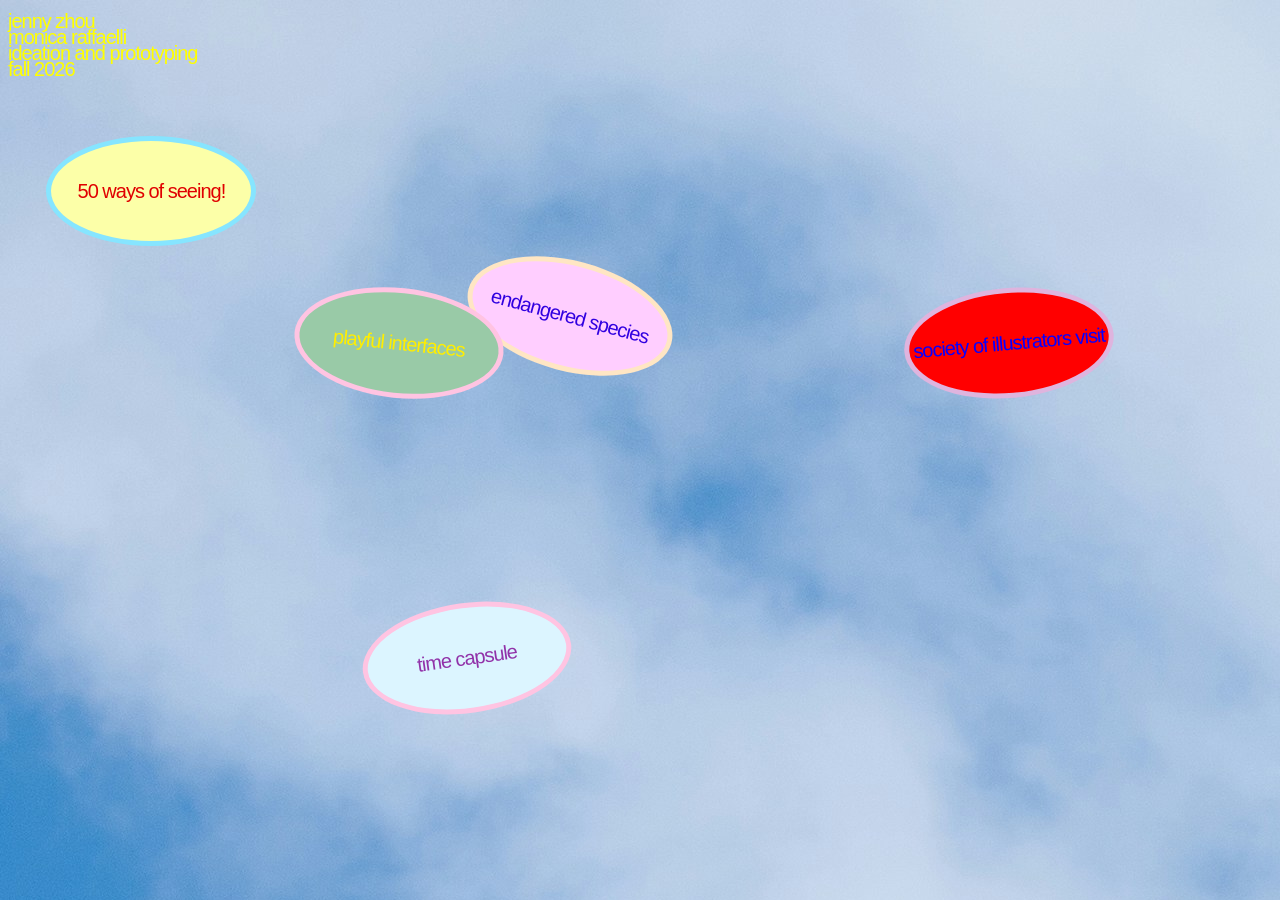
<file: index.html>
<!DOCTYPE html>
<html>
<head>
    <meta charset="UTF-8" />
    <title>Ideation and Prototyping</title>
    <link rel="stylesheet" href="styles.css">
</head>
<body>
    <h1>jenny zhou<br>
        monica raffaelli <br>
    ideation and prototyping<br>
    fall 2026
</h1>
<a href="week1.html">
    <div class="week1">
        <h1>50 ways of seeing!</h1>
    </div>
</a>
<a href="endangered-species/index.html">
    <div class="endangered-species">
        <h1>endangered species</h1>
    </div>
</a>
<a href="sketching/index.html">
    <div class="sketching">
        <h1>society of illustrators visit</h1>
    </div>
</a>
<a href="playful-interfaces/index.html">
    <div class="playful-interfaces">
        <h1>playful interfaces</h1>
    </div>
</a>

<a href="time-capsule/index.html">
    <div class="time-capsule">
        <h1>time capsule</h1>
    </div>
</a>
</body>
</html>
</file>
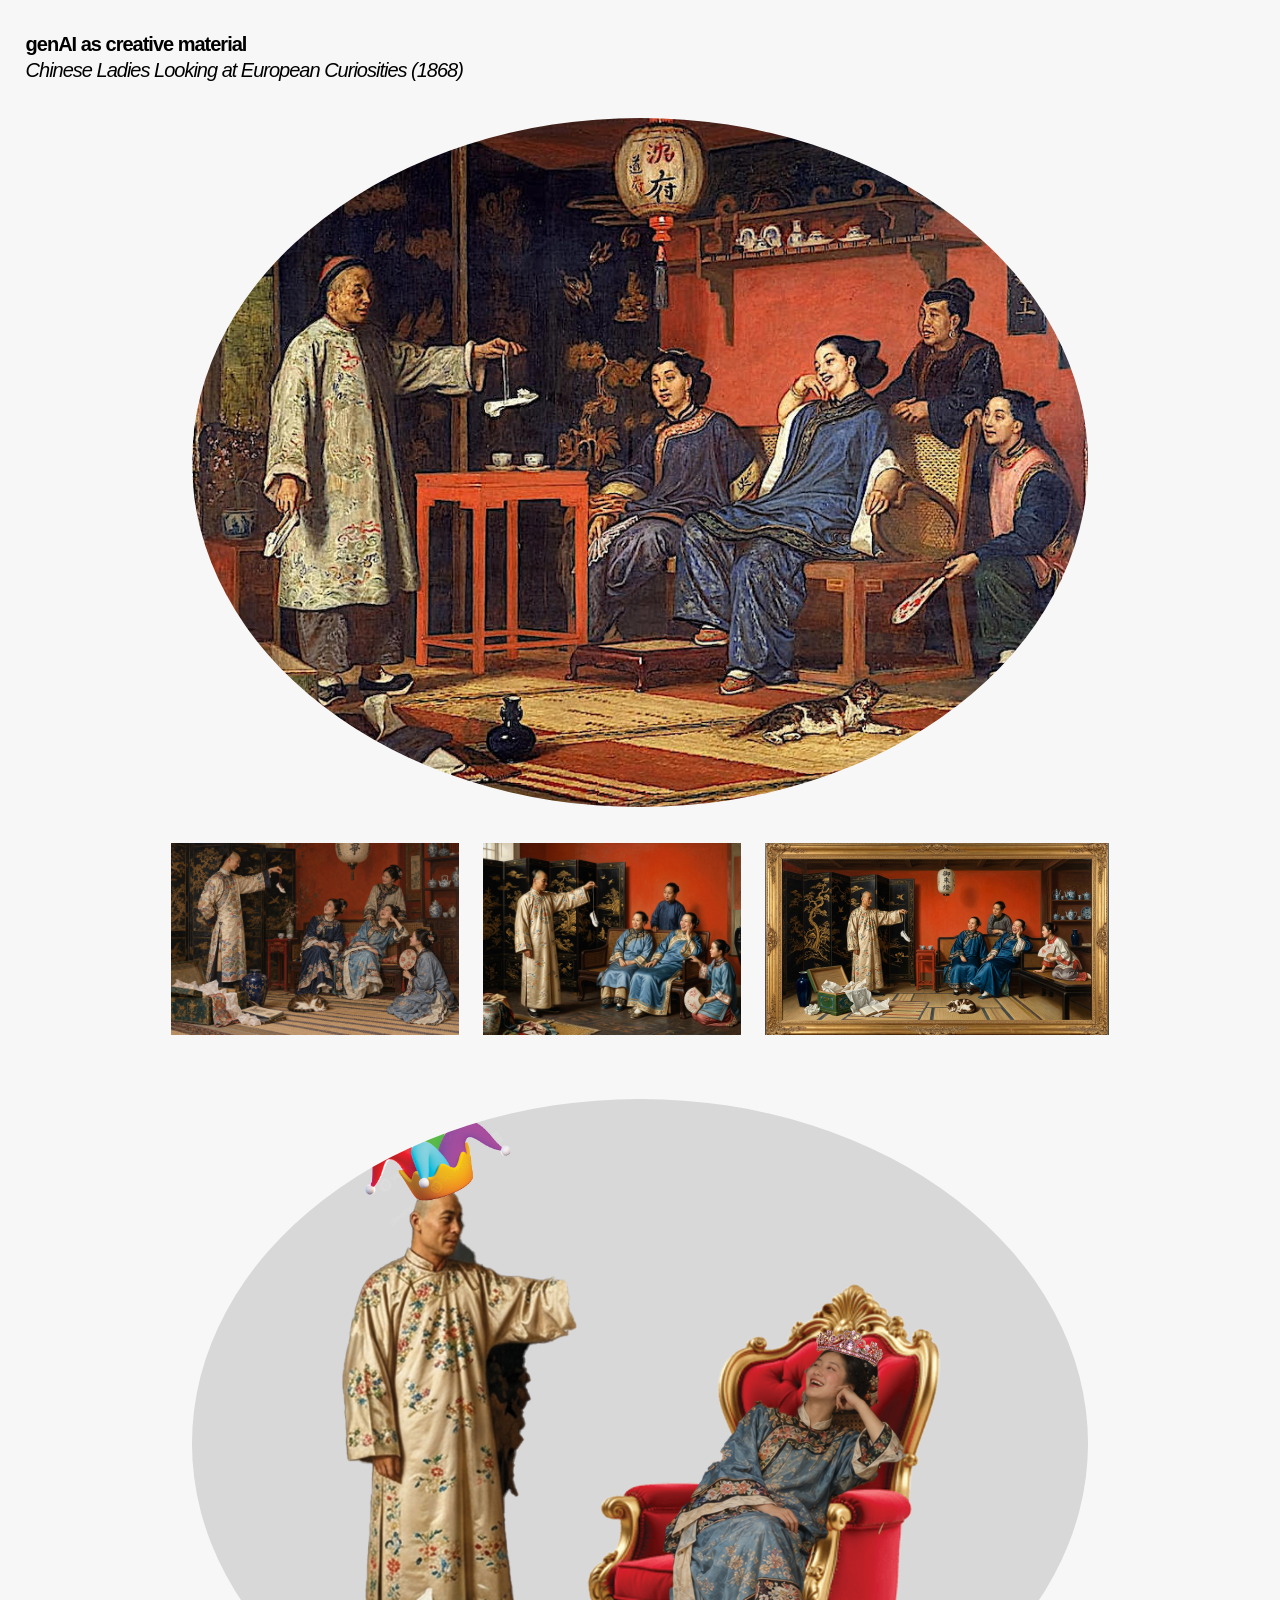
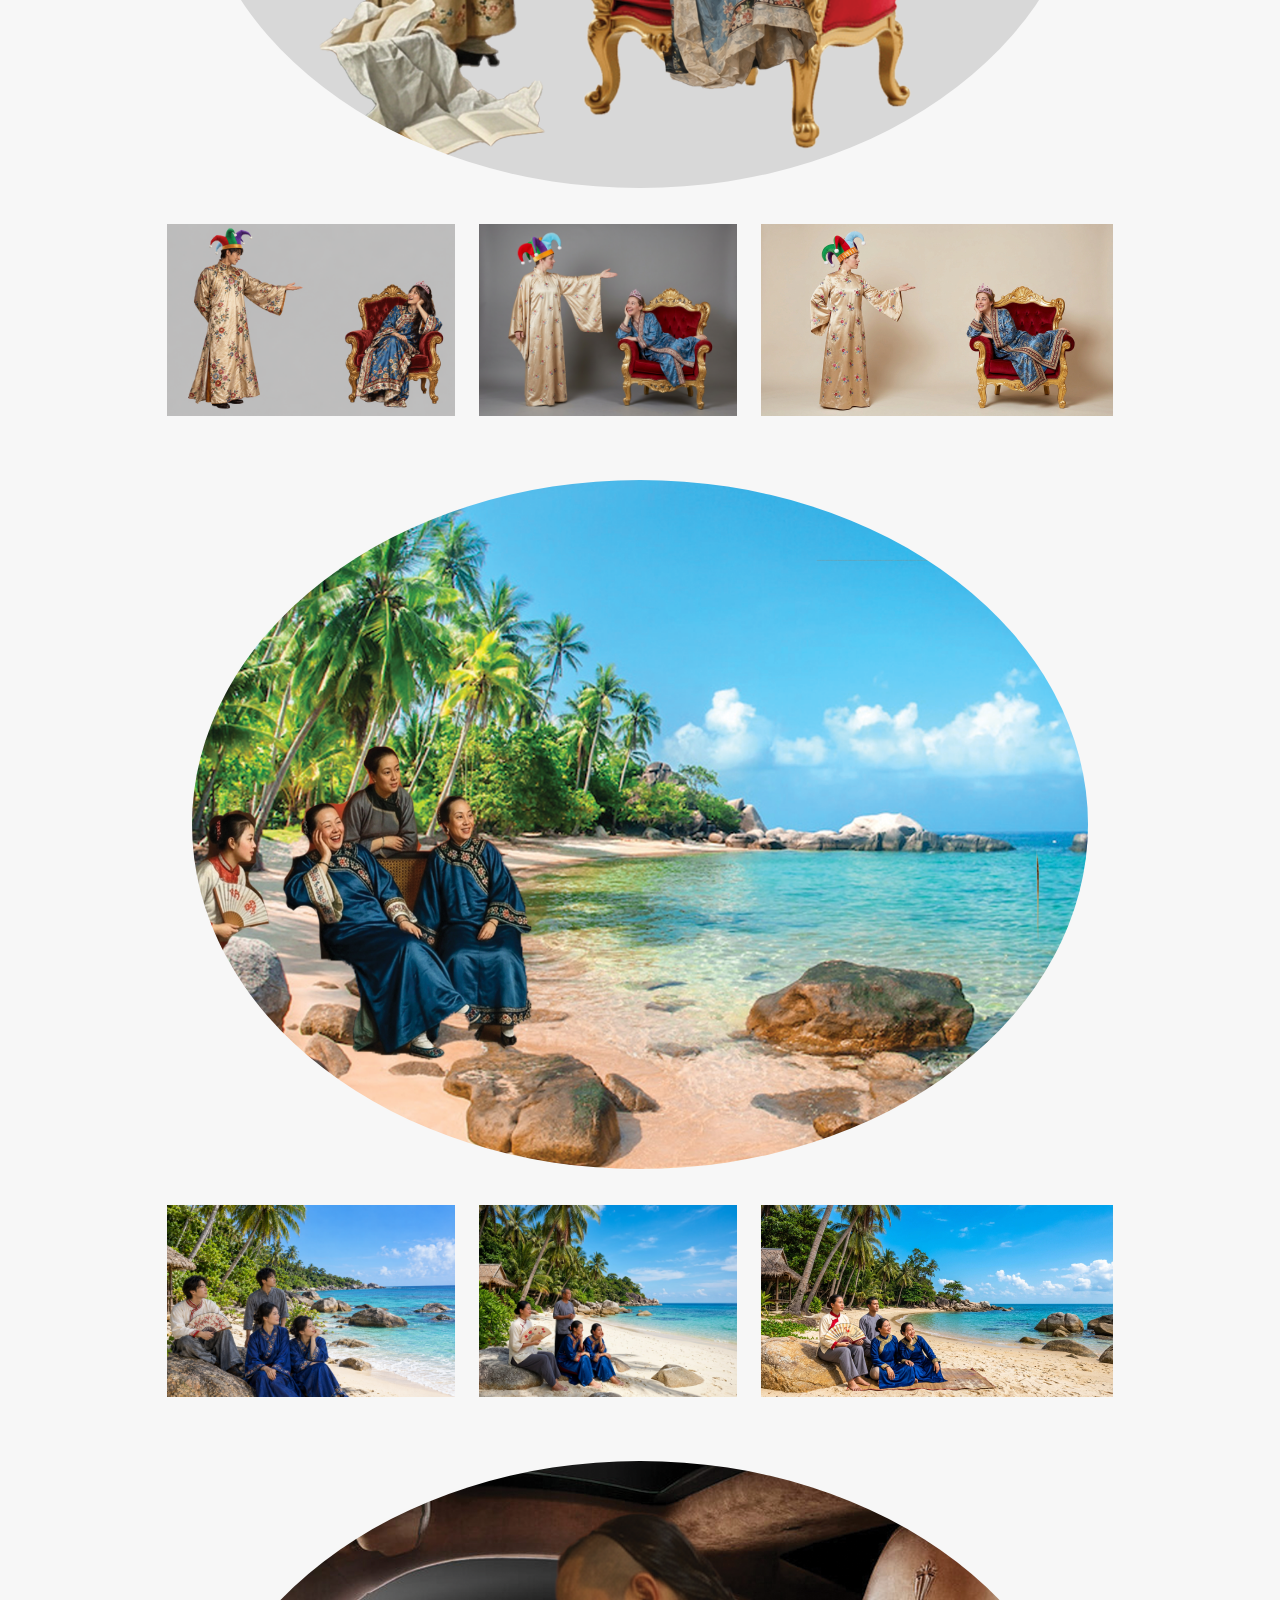
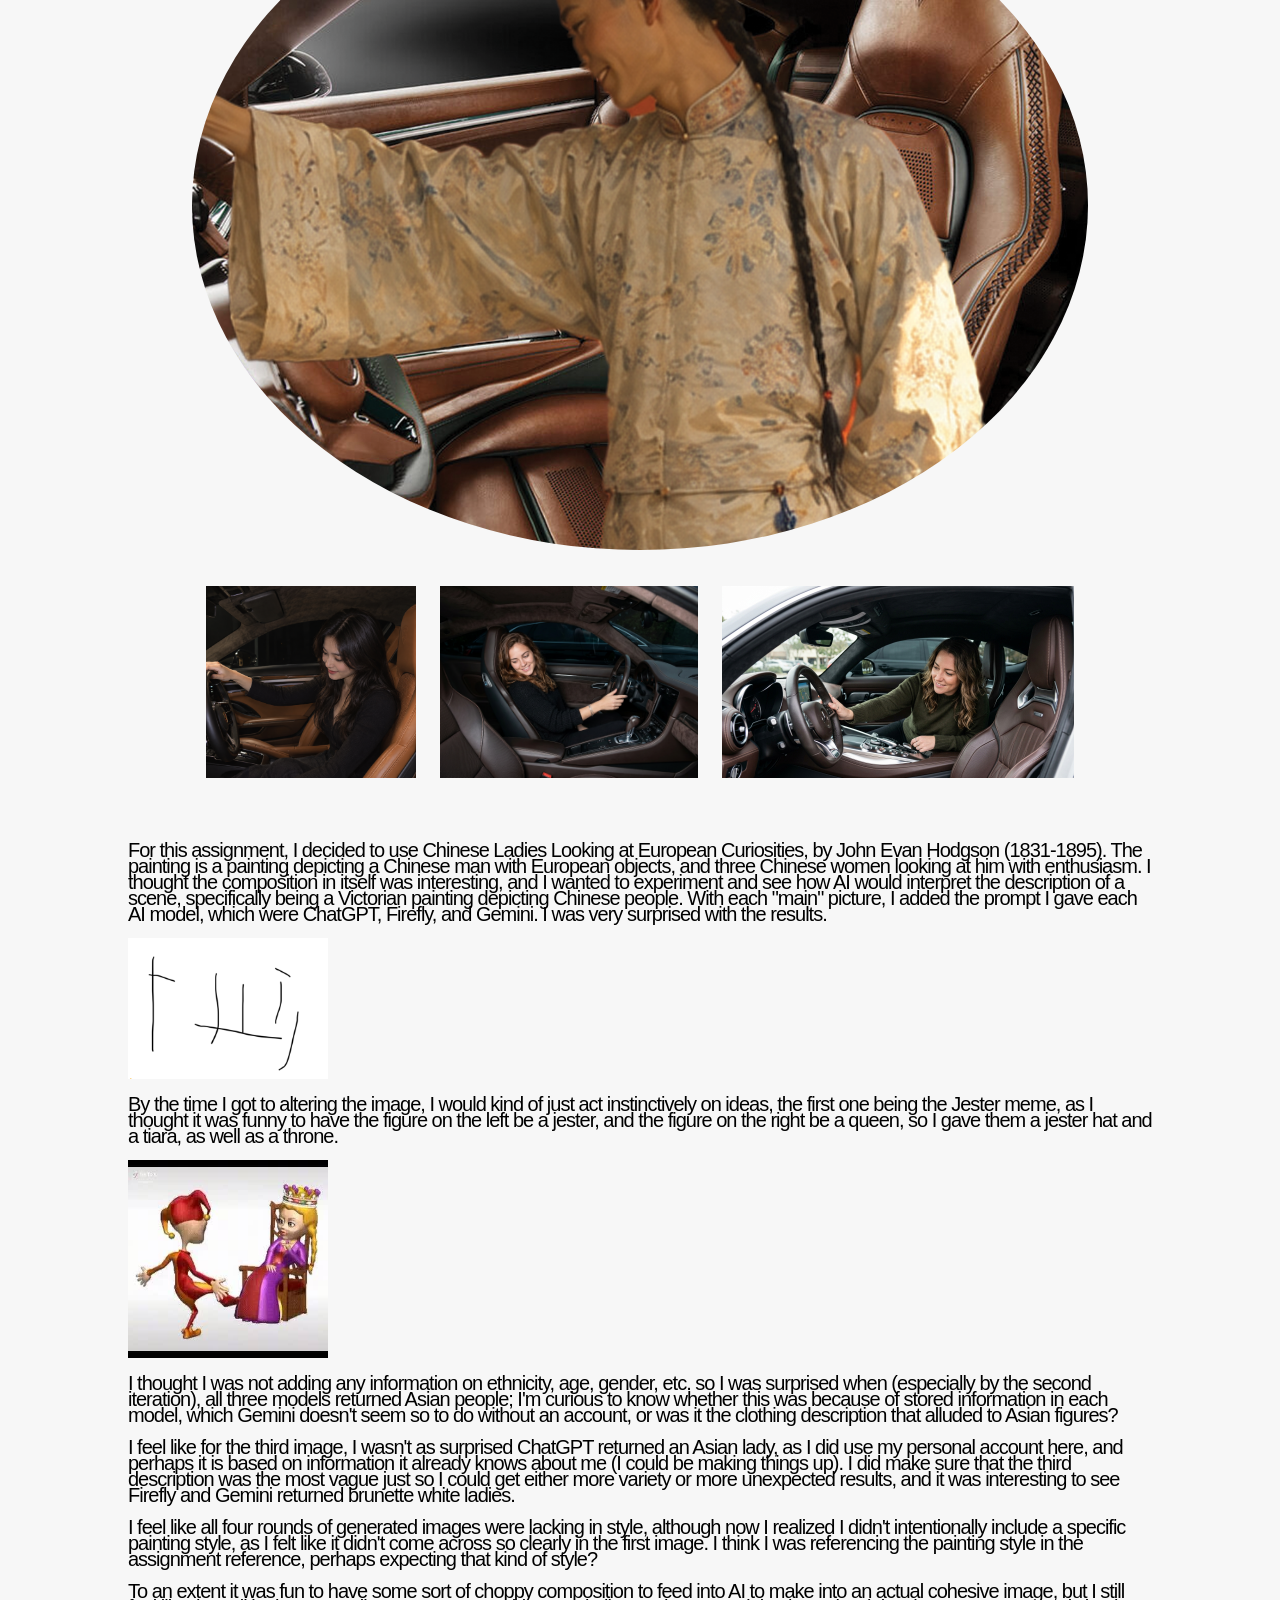
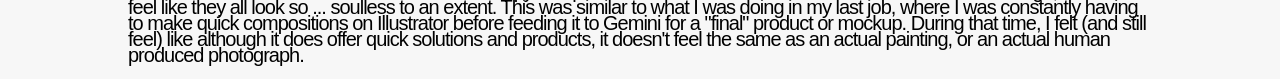
<file: ai/index.html>
<!DOCTYPE html>
<html lang="en">
<head>
<meta charset="UTF-8">
<meta name="viewport" content="width=device-width, initial-scale=1">
<title>genAI as creative material</title>
<link rel="stylesheet" href="styles.css">
</head>
<body>
  <div class="page">
    <header>
      <h1>genAI as creative material</h1>
      <p>Chinese Ladies Looking at European Curiosities (1868)</p>
    </header>

    <figure class="card hero">
      <img src="original.jpg">
      <figcaption class="text">
        <h2>Chinese Ladies Looking at European Curiosities, 1868</h2>
        <p>A Victorian oil painting of a room in a Chinese house in 1868 with smooth, soft, brushwork and a realistic detail in the fabric, wood, and porcelain. The back wall is a bright red-orange, and on the left is a black lacquered screen with gold imagery (trees, clouds, birds). The main colors are red and orange against deep blue, with gold and cream as accents. A tall man in a pale robe with colorful embroidered patterns stands on the left. He holds out one arm and dangles a small white shoe from a string, and it is the lightest spot against the dark screen. Two women sit relaxed on a wooden bench with a woven cane back. They wear blue silk robes with embroidered collars and trim. The woman on the right leans back with her hand against her cheek, laughing openly. A third woman stands behind the bench, looking at the man, and a young woman kneels at the right edge of the bench holding a red patterned white fan on her left hand while she rests her right hand on the bench. 

In the front of the room, an open green with blue and gold detailing wooden box spills white packing paper and a book onto striped woven floor mats. A dark blue vase stands next to it, and a brown and white spotted cat sleeps in the middle of the floor. A white paper lantern with Chinese characters hangs from the ceiling. A shelf on the right wall holds blue-and-white teapots and cups, and a small red wooden table to the left of the benchhas two teacups on it. The mood is playful and curious. Wide, horizontal image.</p>
      </figcaption>
    </figure>


    <div class="thumbs">
      <figure class="card" tabindex="0">
        <img src="chat1.png">
        <figcaption class="text">
          <h2>ChatGPT</h2>
        </figcaption>
      </figure>

      <figure class="card">
        <img src="firefly1.png">
        <figcaption class="text">
          <h2>Firefly</h2>
        </figcaption>
      </figure>

      <figure class="card">
        <img src="gemini1.jpeg">
        <figcaption class="text">
          <h2>Gemini</h2>
        </figcaption>
      </figure>
    </div>
  </div>
  

    <figure class="card hero">
      <img src="collage.png">
      <figcaption class="text">
        <h2>Jester Meme</h2>
        <p>Two figures on a flat background. The figure on the left stands upright with one arm extended to the right, palm open. The figure wears a long, loose, champagne-gold satin robe with wide sleeves and a high, narrow collar. Small multicolored flower clusters in red, pink, blue and green are embroidered across it. A bright cartoon jester hat sits on the figure's head. It has red, green, purple and light blue points with small white balls at the tips, on a gold-orange band. 

The figure on the right reclines in a gold armchair with a tufted red velvet seat and back. The chair is heavily carved with curled, scrolling legs and arms and a shell-shaped crest. The figure leans back with one elbow on the armrest and a hand against the cheek, head tilted toward the figure on the left, with an open, smiling expression. The figure wears a long blue patterned silk robe with embroidered trim in red, cream and dark tones at the collar, cuffs and hem. A sparkling pink tiara sits on the figure's head.
</p>
      </figcaption>
    </figure>


    <div class="thumbs">
      <figure class="card" tabindex="0">
        <img src="chat2.png">
        <figcaption class="text">
          <h2>ChatGPT</h2>
        </figcaption>
      </figure>

      <figure class="card">
        <img src="firefly2.png">
        <figcaption class="text">
          <h2>Firefly</h2>
        </figcaption>
      </figure>

      <figure class="card">
        <img src="gemini2.jpeg">
        <figcaption class="text">
          <h2>Gemini</h2>
        </figcaption>
      </figure>
    </div>
  </div>

   <figure class="card hero">
      <img src="beach.png">
      <figcaption class="text">
        <h2>Beach Vacation</h2>
        <p>A tropical beach scene with four figures placed in the lower left. The background is a bright, saturated photo of a sandy cove. Tall, leaning palm trees and dense green foliage fill the left side, and a small thatched-roof hut is just visible at the far left edge. Clear turquoise water fades to deeper blue toward the horizon, and large smooth boulders sit on the shore and in the shallows. A rocky point extends into the sea in the distance under a vivid blue sky with a few white clouds.

Three of the figures sit close together. Two wear deep blue silk robes with embroidered trim at the collar and cuffs, and one of them leans to the side with a hand against the cheek, smiling. A figure in a gray top stands behind them. All four look off to the right toward the water. A fourth figure sits apart on a large rock at the left, wearing a cream top with red collar trim and gray trousers, and holds an open folding fan with red patterns.

</p>
      </figcaption>
    </figure>


    <div class="thumbs">
      <figure class="card" tabindex="0">
        <img src="chat3.png">
        <figcaption class="text">
          <h2>ChatGPT</h2>
        </figcaption>
      </figure>

      <figure class="card">
        <img src="firefly3.png">
        <figcaption class="text">
          <h2>Firefly</h2>
        </figcaption>
      </figure>

      <figure class="card">
        <img src="gemini3.jpeg">
        <figcaption class="text">
          <h2>Gemini</h2>
        </figcaption>
      </figure>
    </div>
  </div>

   <figure class="card hero">
      <img src="car.png">
      <figcaption class="text">
        <h2>Luxury Car</h2>
        <p>A figure is inside the cabin of a luxury sports car, placed in front of the driver's seat area. The figure reaches one arm out to the left, toward the steering wheel.The head is turned down and to the side, looking toward the wheel with a slight smile.

The car interior is rich and leather-y with perforated and stitched details, suede-like trim on the roof, and dark windows.  
</p>
      </figcaption>
    </figure>


    <div class="thumbs">
      <figure class="card" tabindex="0">
        <img src="chat4.png">
        <figcaption class="text">
          <h2>ChatGPT</h2>
        </figcaption>
      </figure>

      <figure class="card">
        <img src="firefly4.png">
        <figcaption class="text">
          <h2>Firefly</h2>
        </figcaption>
      </figure>

      <figure class="card">
        <img src="gemini4.jpeg">
        <figcaption class="text">
          <h2>Gemini</h2>
        </figcaption>
      </figure>
    </div>
  </div>

  <h1>
    For this assignment, I decided to use Chinese Ladies Looking at European Curiosities, by John Evan Hodgson (1831-1895). 
    The painting is a painting depicting a Chinese man with European objects, and three Chinese women looking at him with enthusiasm. 
    I thought the composition in itself was interesting, and I wanted to experiment and see how AI would interpret the description of a scene, 
    specifically being a Victorian painting depicting Chinese people. With each "main" picture, I added the prompt I gave each AI model, which were 
    ChatGPT, Firefly, and Gemini. I was very surprised with the results. <br><br>
    <img src="composition.png" width="200"><br><br>
    By the time I got to altering the image, I would kind of just act instinctively on ideas, the first one being the Jester meme, as I thought it was funny
    to have the figure on the left be a jester, and the figure on the right be a queen, so I gave them a jester hat and a tiara, as well as a throne.
    <br><br><img src="jester.jpeg" width="200"><br><br>
    I thought I was not adding any information on ethnicity, age, gender, etc. so I was surprised when  (especially by the second iteration), all three 
    models returned Asian people; I'm curious to know whether this was because of stored information in each model, which Gemini doesn't seem so to do without an account,
    or was it the clothing description that alluded to Asian figures?
    <br><br>
    I feel like for the third image, I wasn't as surprised ChatGPT returned an Asian lady, as I did use my personal account here, and perhaps
    it is based on information it already knows about me (I could be making things up). I did make sure that the third description was the most vague just so 
    I could get either more variety or more unexpected results, and it was interesting to see Firefly and Gemini returned brunette white ladies. 
    <br><br>
    I feel like all four rounds of generated images were lacking in style, although now I realized I didn't intentionally include a specific painting style, as I felt like it didn't 
    come across so clearly in the first image. I think I was referencing the painting style in the assignment reference, perhaps expecting that kind of style?
    <br><br>
    To an extent it was fun to have some sort of choppy composition to feed into AI to make into an actual cohesive image, but I still feel like they all look so ... soulless to an extent.
    This was similar to what I was doing in my last job, where I was constantly  having to make quick compositions on Illustrator before feeding it to 
    Gemini for a "final" product or mockup. During that time, I felt (and still feel) like although it does offer quick solutions and products, it doesn't feel the same as an actual
    painting, or an actual human produced photograph. 
        <br><br>
  </h1>
</body>
</html>
</file>
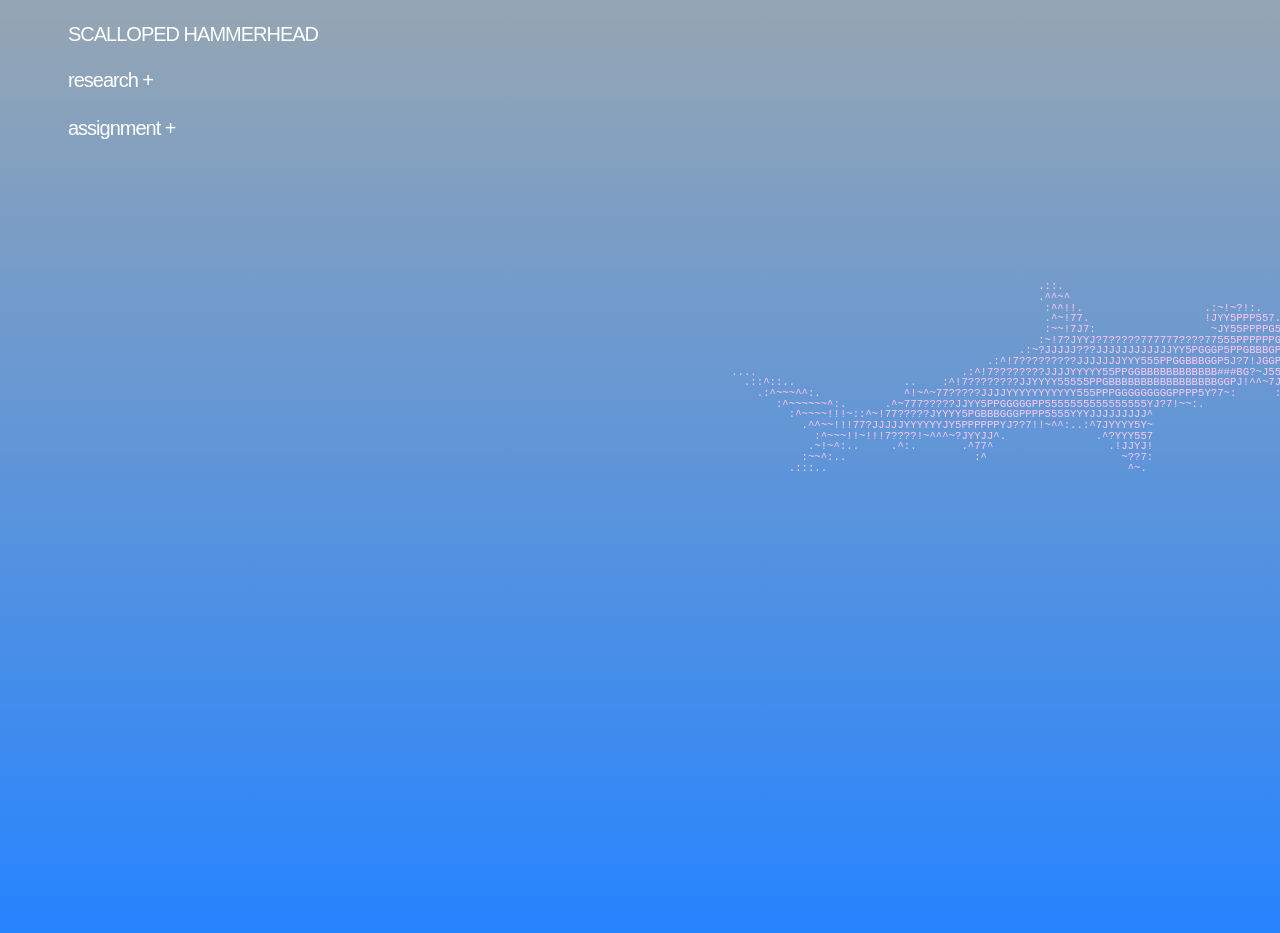
<file: endangered-species/index.html>
<!DOCTYPE html>
<html>
<head>
    <meta charset="UTF-8" />
    <title>endangered species</title>
    <link rel="stylesheet" href="styles.css">
</head>
<body>
    <pre class="ascii-art">
                                                   .::.                                             
                                                   .^^~^                                            
                                                    :^^!!.                   .:~!~?!:.              
                                                    .^~!77.                  !JYY5PPP557.           
                                                    :~~!7J7:                  ~JY55PPPPG57^         
                                                   :~!7?JYYJ?7?????777777????77555PPPPPPGGGP!       
                                                .:~?JJJJJ???JJJJJJJJJJJJYY5PGGGP5PPGBBBGPPPPP7.     
                                           .:^!7?????????JJJJJJJYYY555PPGGBBBGGP5J?7!JGGP555PG5.    
   ....                                .:^!7????????JJJJYYYYY55PPGGBBBBBBBBBBBB###BG?~J55555555!    
     .::^::..                 ..    :^!7????????JJYYYY55555PPGBBBBBBBBBBBBBBBBBGGPJ!^^~7JY555555~   
       .:^~~~^^:.             ^!~^~77?????JJJJYYYYYYYYYYY555PPPGGGGGGGGGPPPP5Y?7~:      :!?JJYYY:   
          :^~~~~~~^:.      .^~777?????JJYY5PPGGGGGPP5555555555555555YJ?7!~~:.             ......    
            :^~~~~!!!~::^~!77?????JYYYY5PGBBBGGGPPPP5555YYYJJJJJJJJJ^                               
              .^^~~!!!77?JJJJJYYYYYYJY5PPPPPPYJ??7!!~^^:..:^7JYYYY5Y~                               
                :^~~~!!~!!!7????!~^^^~?JYYJJ^.              .^?YYY557                               
               .~!~^:..     .^:.       .^77^                  .!JJYJ!                               
              :~~^:..                    :^                     ~??7:                               
            .:::..                                               ^~.
</pre>
<h1>
    SCALLOPED HAMMERHEAD
</h1>

<details class="research">
    <summary data-label="research"></summary>

    <h2>Habitat and Range</h2>
    <ul>
        <li>Found in coastal warm temperate and tropical seas worldwide.</li>
        <li>Recorded at depths of 275 m (902 ft), and also observed close to shore, in estuarine habitats and in deep offshore waters.</li>
        <li>Spends most of the day closer inshore and moves offshore to hunt at night.</li>
        <li>Adults spend most of their time offshore and form schools segregated by sex.</li>
        <li>Pups reside in shallow coastal nursery areas, which makes them vulnerable to fishing pressure.</li>
    </ul>

    <h2>Diet and Ecological Role</h2>
    <ul>
        <li>The scalloped hammerhead is a generalist predator. Off the southwest coast of Mexico, the fish Chloroscombrus orqueta was its most important prey, at 27.7% on the index of relative importance. Its trophic level of 4.1 is characteristic of a tertiary consumer.</li>
    </ul>

    <h2>Conservation Status</h2>
    <ul>
        <li>Two distinct population segments are listed as endangered and two as threatened under the Endangered Species Act (ESA).</li>
        <li>The IUCN lists the species as Critically Endangered, but little management exists to protect it in international waters.</li>
    </ul>

    <h2>Threats</h2>
    <ul>
        <li>Commercial fishing threatens the species, mainly for the shark fin trade.</li>
        <li>Hammerheads are readily accessible to inshore fishers as well as offshore commercial operations.</li>
        <li>The species' tendency to aggregate in large groups makes it easy to capture in large numbers on longlines, bottom nets and trawls. This has led to the complete die-off of populations in certain areas.</li>
        <li>Hammerhead fins have represented up to 5% of China's shark fin market</li>
        <li>The remainder of the shark is used for vitamins and fishmeal</li>
    </ul>
    <h2>Wildlife Conservation Society</h2>
    <ul>
    <li>The WCS names unsustainable fishing, both targeted catch and bycatch, as the primary threat to sharks. Sharks grow slowly, have few young and range widely, which makes them prone to rapid population crashes. 
        They also mention how the problem is worsened by a lack of species-specific management, especially in low-income, ocean-dependent countries, which include many of the world's largest shark-fishing countries.</li>
        <li>From 2020 to 2030, the WCS is running the "10x10 initiative," with the goal of science-based management reforms in 10 key regions over 10 years. Each region works on three priorities: protecting species, managing fisheries and controlling trade.</li>
        <li>The work is backed by research and by building local capacity and institutions.</li>
        <li>WCS says the trade in shark and ray parts is worth about a billion dollars a year and was poorly regulated until recently. CITES, the international wildlife trade treaty, has listed more shark and ray species, but those listings only work if they're enforced. WCS helped produce a three-part visual identification guide for customs officials, covering dried products, whole carcasses and processed carcasses.</li>
    </ul>
     <h2>
    Materials!
</h2>
<ul>
    <li>Whole Food bags are 100% recycled paper grocery bags; the grocery chain also operates styrofoam-free in all of their food packaging. In 2007, Whole Foods became the first and only food retailer in North America to introduce 100% post-consumer recycled-content paper bags. In 2024, they introduced stronger, FSC-certified paper bags at checkout, reducing the need for double bagging.
</li>
<li>Online shopping generates massive amounts of packaging waste, with Amazon increasing their reliance on lightweight plastic mailers. However, these can’t be recycled as easily as cardboard; they tangle up sorting machinery at recycling facilities, causing expensive delays. There are drop off locations, but even just by not removing the paper label first, when at the recycling facility, paper and adhesive contaminate the plastic film recycling, which then becomes waste. 
    <li> Another source states Amazon's plastic delivery wrappers are typically single-layer polyethylene, marked #4 (LDPE) or #2 (HDPE). Curbside programs generally don't accept them. They can go to a store drop-off program if they are clean and dry, and otherwise they end up in the garbage.</li>
</li>
</ul>
        <details class="sources">
        <summary data-label="sources"></summary>
        <h2>
            "Are Mailers Recyclable? The Complete Guide to Poly, Bubble, Kraft and Compostable Mailers." EcoPackables, www.ecopackables.com/blogs/news/can-you-recycle-bubble-mailers-heres-what-you-should-know.
<br>Clarke, S. C., et al. "Identification of Shark Species Composition and Proportion in the Hong Kong Shark Fin Market Based on Molecular Genetics and Trade Records." Conservation Biology, vol. 20, no. 1, 2006, pp. 201–11.

<br>Compagno, L. J. V. Sharks of the World: An Annotated and Illustrated Catalogue of the Shark Species Known to Date. Vol. 3, Carcharhiniformes, FAO, 2005.

<br>Flores-Martínez, I. A., et al. "Diet Comparison between Silky Sharks (Carcharhinus falciformis) and Scalloped Hammerhead Sharks (Sphyrna lewini) off the South-West Coast of Mexico." Journal of the Marine Biological Association of the United Kingdom, vol. 97, no. 2, 2017, pp. 337–45. https://doi.org/10.1017/S0025315416000424.

<br>"How to Dispose of Amazon Packaging." Napa Recycling, naparecycling.com/how-to-dispose-of-amazon-packaging/.

<br>Maguire, J.-J., et al. The State of World Highly Migratory, Straddling and Other High Seas Fishery Resources and Associated Species. FAO Fisheries Technical Paper, FAO, 2006.

<br>"Scalloped Hammerhead Shark." NOAA Fisheries, National Oceanic and Atmospheric Administration, www.fisheries.noaa.gov/species/scalloped-hammerhead-shark.

<br>"Sharks, Skates, and Rays." Wildlife Conservation Society, www.wcs.org/our-work/wildlife/sharks-skates-rays.

</h2>
    <!-- </details> -->
</details>
</details>

<details class="assignment">
    <summary data-label="assignment"></summary>
    <h1>
        I've always been a big fan of sharks for whatever reason. My favourite part ever about going to the zoo with my family was always getting to the aquarium section so we could
        look at the sharks. I literally had a name for my favourite shark. Then last year, I forced my friends to go free-cage diving with sharks in Hawaii because it had been such a 
        bucket-list activity of mine, so when thinking of this assignment, sharks were naturally a species I gravitated towards.
        <br>Originally I wanted to use Whole Foods and Amazon packages, which is why I first researched those. I set out to make a model with all the packaging plastic bags I had collected
    in the past week, which was quite a bit, since my roommate and I both order things online somewhat often. 
    <br><img src="model1.jpeg"><img src="model2.jpeg"><img src="model5.jpeg">
    <br> I decieded to stuff most of the bags into the bigger gray bag in order to make the actual shape / volume of the shark. Then, I cut up a protein bar box I saved to use as the shape
    of the head and used another Amazon package to then wrap it up. I used the logo to make the smiling shark! However, as I started putting the pieces together, 
    it the model was feeling flimsy, as it was just packages being taped together. I orignally wanted to use the Amazon packages because, although I hate to admit, my roommate 
    and I order quite a bit through there; this ranges from daily self-care prodcuts to furniture. With that being said, after reading and researching on the smaller recyling rate of these packages,
    I felt like the least I could do is reuse them for this project. Although scalloped hammersharks' biggest found pollutant has been mercury in juvenile muscle tissue and there aren't
    studies that link the contaminants to plastic, this still represents a material that persists in the ocean for centuries and is rarely properly recycled.
    <br> As I was looking through my recycling bin to see what could help with the shape, I grabbed a box that some new jewelry had been delivered in, 
    and it was a very pretty light blue with some dolphins / sea stars on it, so I thought it was perfect. As I undid the box, I realized the shape of the box already reminded
    me of the composition of a shark, so without thinking about it too much, I started using that as my main material, and ended up using hinges and gorilla glue to give the shark its details. 
    <img src="model8.jpeg"><img src="model6.jpeg"><img src="model7.jpeg">
   <br> I think it was an interesting process where I was aware of the materials I had (which was honestly a lot to choose from), researching the ones I wanted to work with, but then
   when I got to the actual making of it, the model didn't manifest in the way I wanted it to. Although I do like how the final model looks, I feel like it fell short on diversity of materials,
   as well as dimension. I was focused on how I enjoyed that the box already was such a quick inspiration on the shape that after I lifted it up and started taking pictures, I thought to myself 
   how perhaps this is too simple and 2D? My main takeaways were definitely from the reserach, though, as it was refreshing to go do research on an animal of choice. Firstly, I did not realize 
   how ignorant I was being with my recycling as I thought my Amazon packages could just go directly into recycling without previous work from me, but now I will try to do a better
   job at removing any labels or factors that might make the chances of it being recycled even lesser. Additionally, this project made me want to investigate even beyond the points mentioned
   in the assignment, and learn more about worldwide movements that help the sharks, and how any products we might consuming adds to the overfishing of hammerhead sharks. 
   It will be interesting to be more conscious about small actions we can do to help with both recycling as well as the overfishing of hammerhead sharks. 
    </h1>
</details>
</body>
</html>
</file>
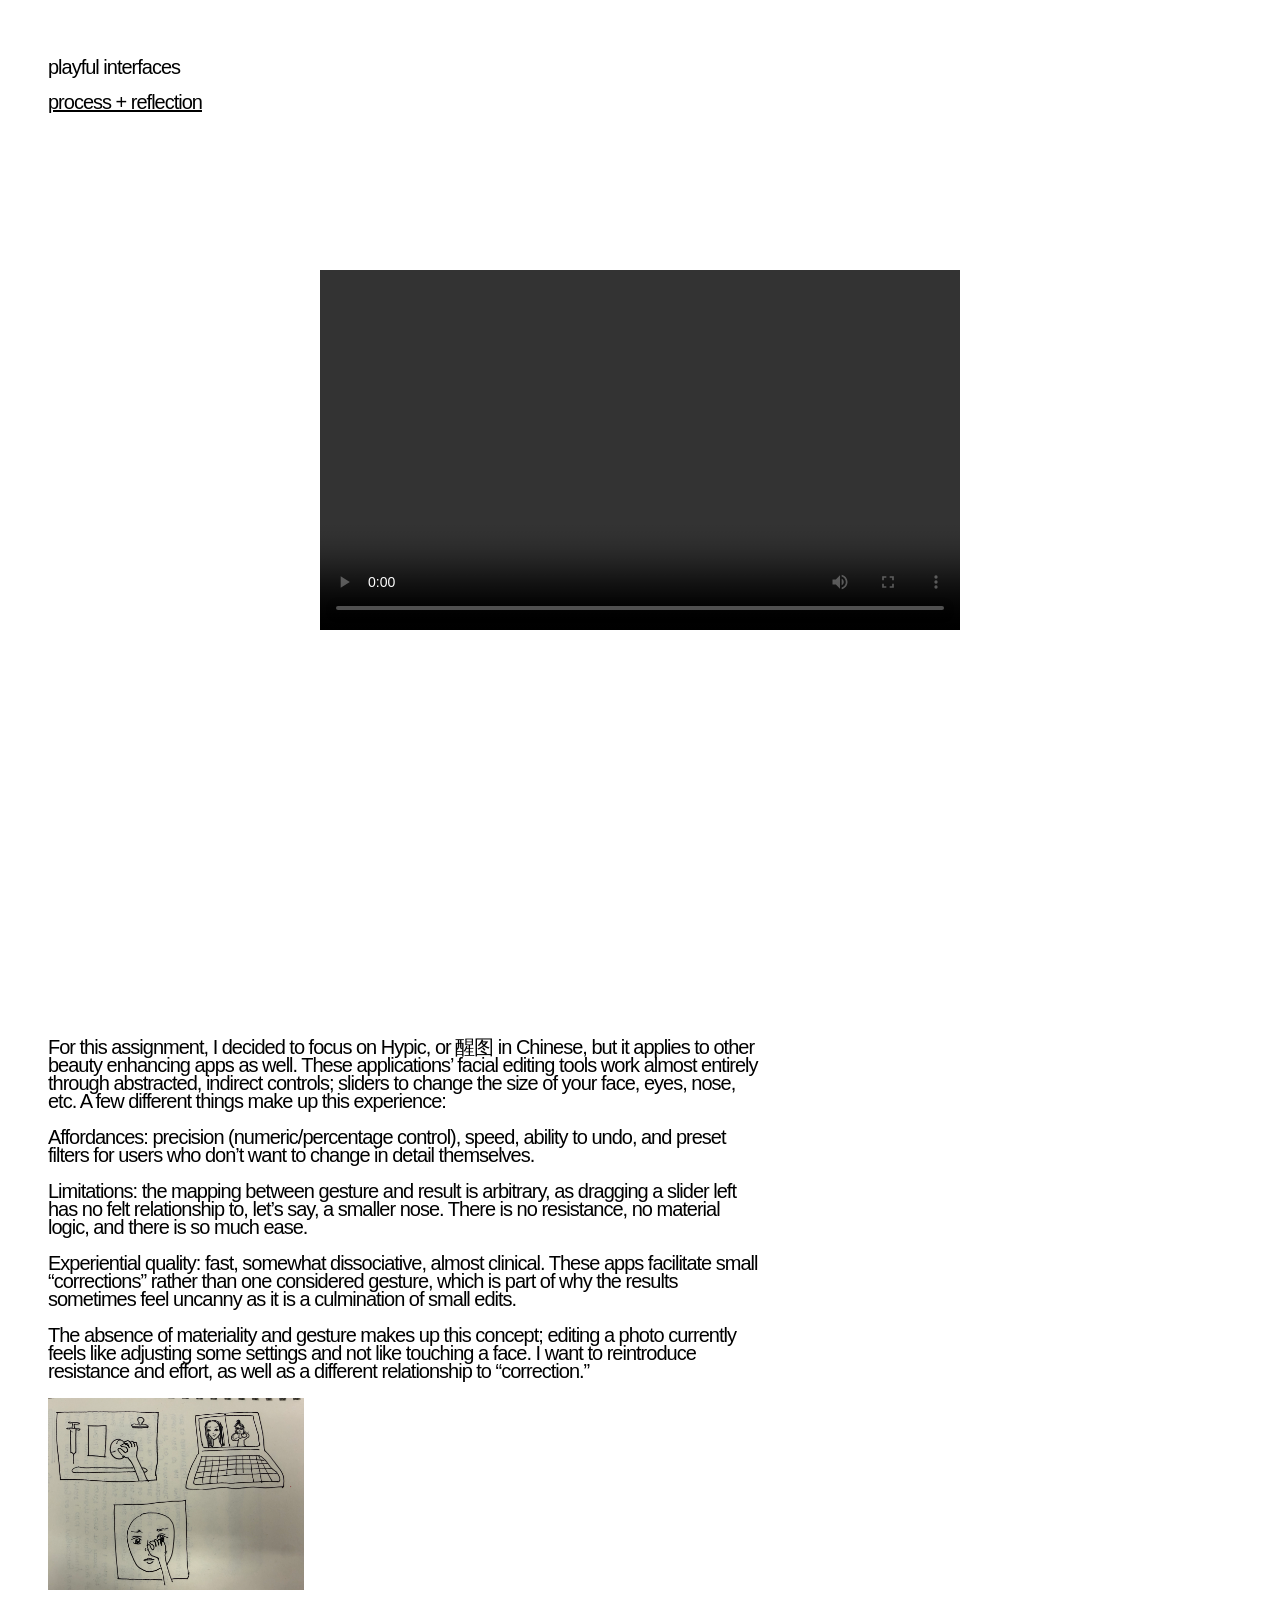
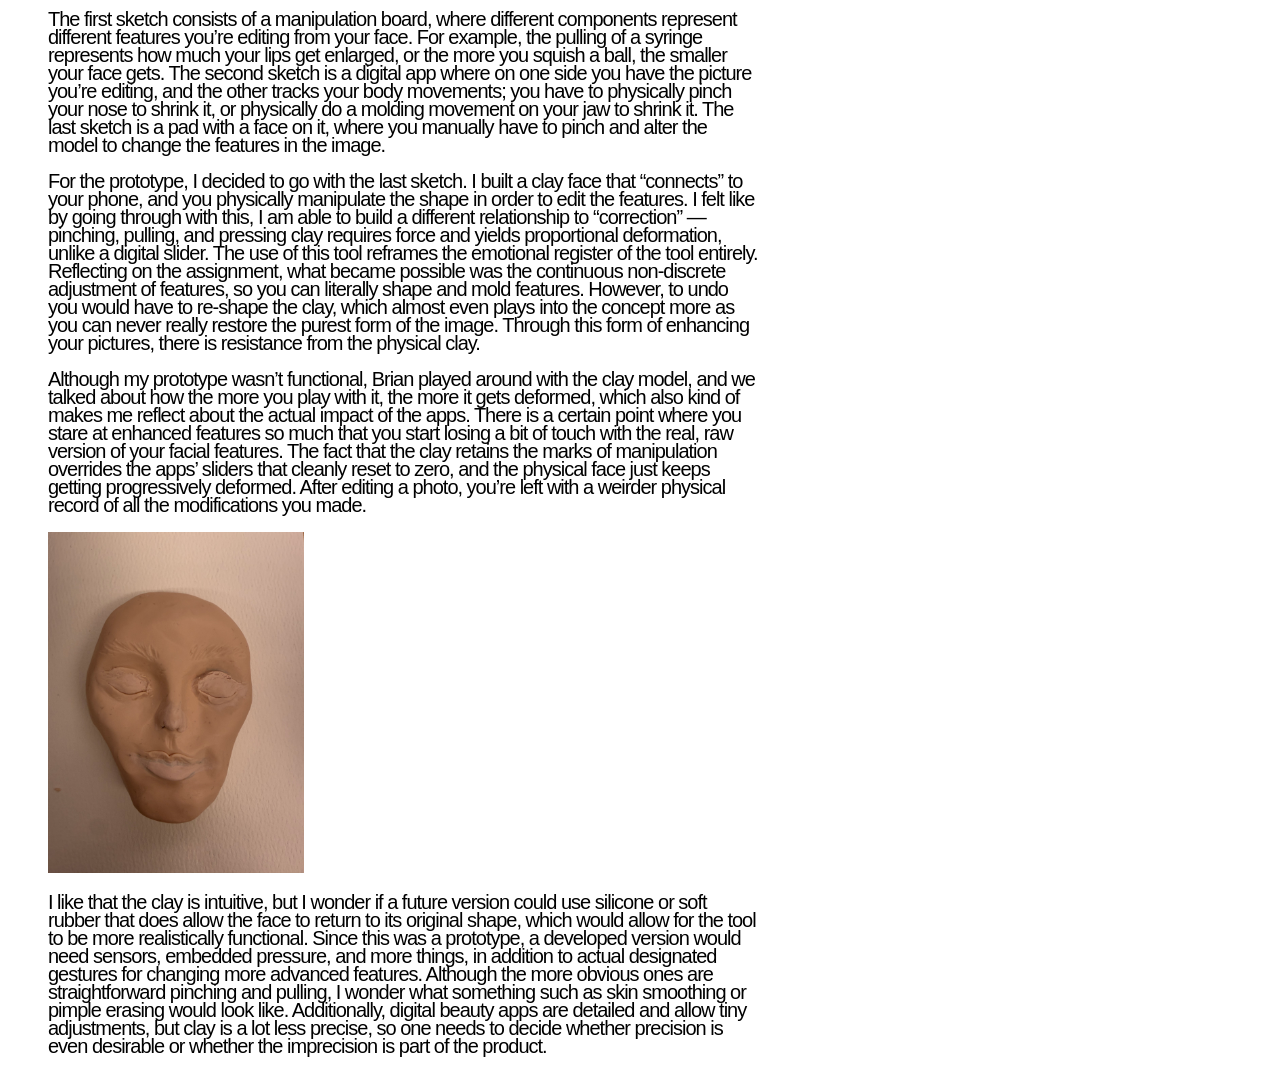
<file: playful-interfaces/index.html>
<!DOCTYPE html>
<html>
<head>
    <meta charset="UTF-8" />
    <title>playful interfaces</title>
    <link rel="stylesheet" href="styles.css">
</head>
<body>
    <section id="video">
    <h1>
        playful interfaces
    </h1>

<a href="#process" class="scroll-btn">process + reflection</a>

    <video width="640" height="360" controls>

  <source src="video.MOV#t=3.5">
  Your browser does not support the video tag.
  </section>

  <section id="process">
    <h1>
        For this assignment, I decided to focus on Hypic, or 醒图 in Chinese, but it applies to other beauty enhancing apps as well. These applications’ facial editing tools work almost entirely through abstracted, indirect controls; sliders to change the size of your face, eyes, nose, etc. A few different things make up this experience:
<br><br>Affordances: precision (numeric/percentage control), speed, ability to undo, and preset filters for users who don’t want to change in detail themselves. 
<br><br>Limitations: the mapping between gesture and result is arbitrary, as dragging a slider left has no felt relationship to, let’s say, a smaller nose. There is no resistance, no material logic, and there is so much ease. 
<br><br>Experiential quality: fast, somewhat dissociative, almost clinical. These apps facilitate small “corrections” rather than one considered gesture, which is part of why the results sometimes feel uncanny as it is a culmination of small edits. 
<br><br>The absence of materiality and gesture makes up this concept; editing a photo currently feels like adjusting some settings and not like touching a face. I want to reintroduce resistance and effort, as well as a different relationship to “correction.”

    <br><br><img src="sketches.jpeg">

        <br><br>The first sketch consists of a manipulation board, where different components represent different features you’re editing from your face. For example, the pulling of a syringe represents how much your lips get enlarged, or the more you squish a ball, the smaller your face gets. The second sketch is a digital app where on one side you have the picture you’re editing, and the other tracks your body movements; you have to physically pinch your nose to shrink it, or physically do a molding movement on your jaw to shrink it. The last sketch is a pad with a face on it, where you manually have to pinch and alter the model to change the features in the image. 
<br><br>For the prototype, I decided to go with the last sketch. I built a clay face that “connects” to your phone, and you physically manipulate the shape in order to edit the features. I felt like by going through with this, I am able to build a different relationship to “correction” — pinching, pulling, and pressing clay requires force and yields proportional deformation, unlike a digital slider. The use of this tool reframes the emotional register of the tool entirely. 
    Reflecting on the assignment, what became possible was the continuous non-discrete adjustment of features, so you can literally shape and mold features. However, to undo you would have to re-shape the clay, which almost even plays into the concept more as you can never really restore the purest form of the image. Through this form of enhancing your pictures, there is resistance from the physical clay. 
    <br><br>Although my prototype wasn’t functional, Brian played around with the clay model, and we talked about how the more you play with it, the more it gets deformed, which also kind of makes me reflect about the actual impact of the apps. There is a certain point where you stare at enhanced features so much that you start losing a bit of touch with the real, raw version of your facial features. The fact that the clay retains the marks of manipulation overrides the apps’ sliders that cleanly reset to zero, and the physical face just keeps getting progressively deformed. After editing a photo, you’re left with a weirder physical record of all the modifications you made.

    <br><br><img src="brian.jpeg">
    <br><br>I like that the clay is intuitive, but I wonder if a future version could use silicone or soft rubber that does allow the face to return to its original shape, which would allow for the tool to be more realistically functional. Since this was a prototype, a developed version would need sensors, embedded pressure, and more things, in addition to actual designated gestures for changing more advanced features. Although the more obvious ones are straightforward pinching and pulling, I wonder what something such as skin smoothing or pimple erasing would look like. Additionally, digital beauty apps are detailed and allow tiny adjustments, but clay is a lot less precise, so one needs to decide whether precision is even desirable or whether the imprecision is part of the product.


</h1>

    
  </section>
</video>
</body>
</html>
</file>
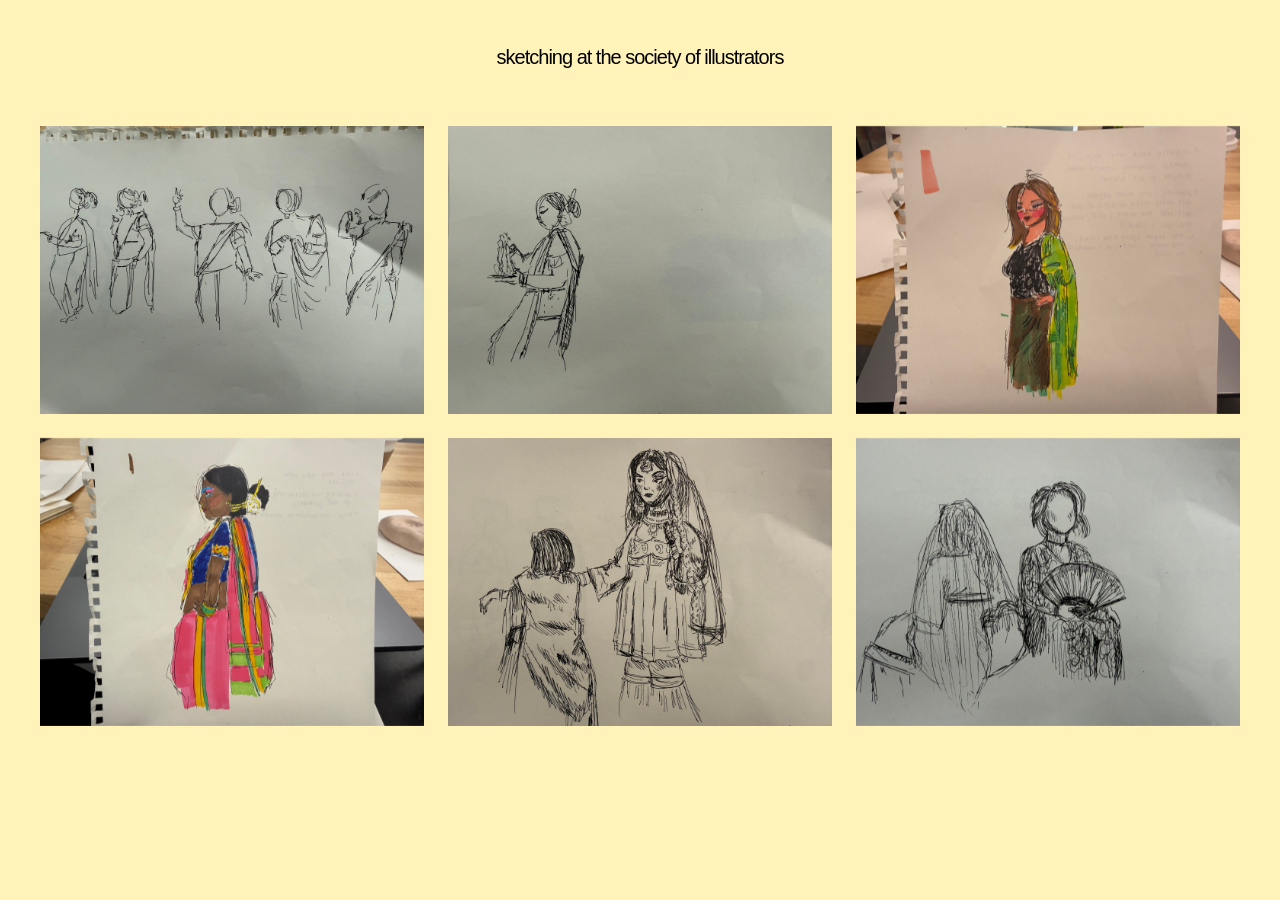
<file: sketching/index.html>
<!DOCTYPE html>
<html>
<head>
    <meta charset="UTF-8" />
    <title>society of illustrators visit</title>
    <link rel="stylesheet" href="styles.css">
</head>
<body>
    <h1>
        sketching at the society of illustrators
    </h1>
    <div class="sketch-gallery">

  <div class="sketch">
    <img src="imgs/sketch1.jpeg" alt="Sketch 1">
  </div>


  <div class="sketch">
    <img src="imgs/sketch2.jpeg" alt="Sketch 2">
  </div>

 
  <div class="sketch flip-card" onclick="this.classList.toggle('flipped')">
    <div class="flip-inner">

      <div class="flip-front">
        <img src="imgs/sketch3.jpeg" alt="Sketch 3">
      </div>

      <div class="flip-back">
        <p>
          First 20-minute sketch, somewhat felt like I didn't have a proper grasp of time so rushed to do the sketch. Decided to grab my markers and colour everything in. 
          I was mainly done before the 10 minute mark, which is why I started to hyperfixate on fixing small details, but since I'm not that comfortable with colour, 
          adding colour felt riskier. Kind of felt like the more I added, the less I liked it, yet the more spare time I had, the more I felt like I needed to keep adding things.
        </p>
      </div>

    </div>
  </div>


  <div class="sketch flip-card" onclick="this.classList.toggle('flipped')">
    <div class="flip-inner">

      <div class="flip-front">
        <img src="imgs/sketch4.jpeg" alt="Sketch 4">
      </div>

      <div class="flip-back">
        <p>
          As this was the second 20-minute sketch, I took my time with this one. 
          I did feel like because I was using coloured markers and doing both the sketch + colouring, I didn't capture a lot of the details I then noticed in other people's sketches during break.
          Mya made an interesting comment about comparison vs. admiration. I thought everyone was doing so beautifully I almost started to compare myself, but stopped to just
          observe with admiration.
        </p>
      </div>

    </div>
  </div>


  <div class="sketch">
    <img src="imgs/sketch5.jpeg" alt="Sketch 5">
  </div>


  <div class="sketch flip-card" onclick="this.classList.toggle('flipped')">
    <div class="flip-inner">

      <div class="flip-front">
        <img src="imgs/sketch6.jpeg" alt="Sketch 6">
      </div>

      <div class="flip-back">
        <p>
          Switched to only pen for the last two sketches to capture more detail; I realized it lets me be messier too, I can go back and refine details while still liking how it looks(for the most part).
          Faces are always the trickiest for me and sometimes it makes me not like a sketch, so I kept it faceless this sketch. Also I should have grabbed a closer view
        </p>
      </div>

    </div>
  </div>

</div>
</body>
</html>
</file>
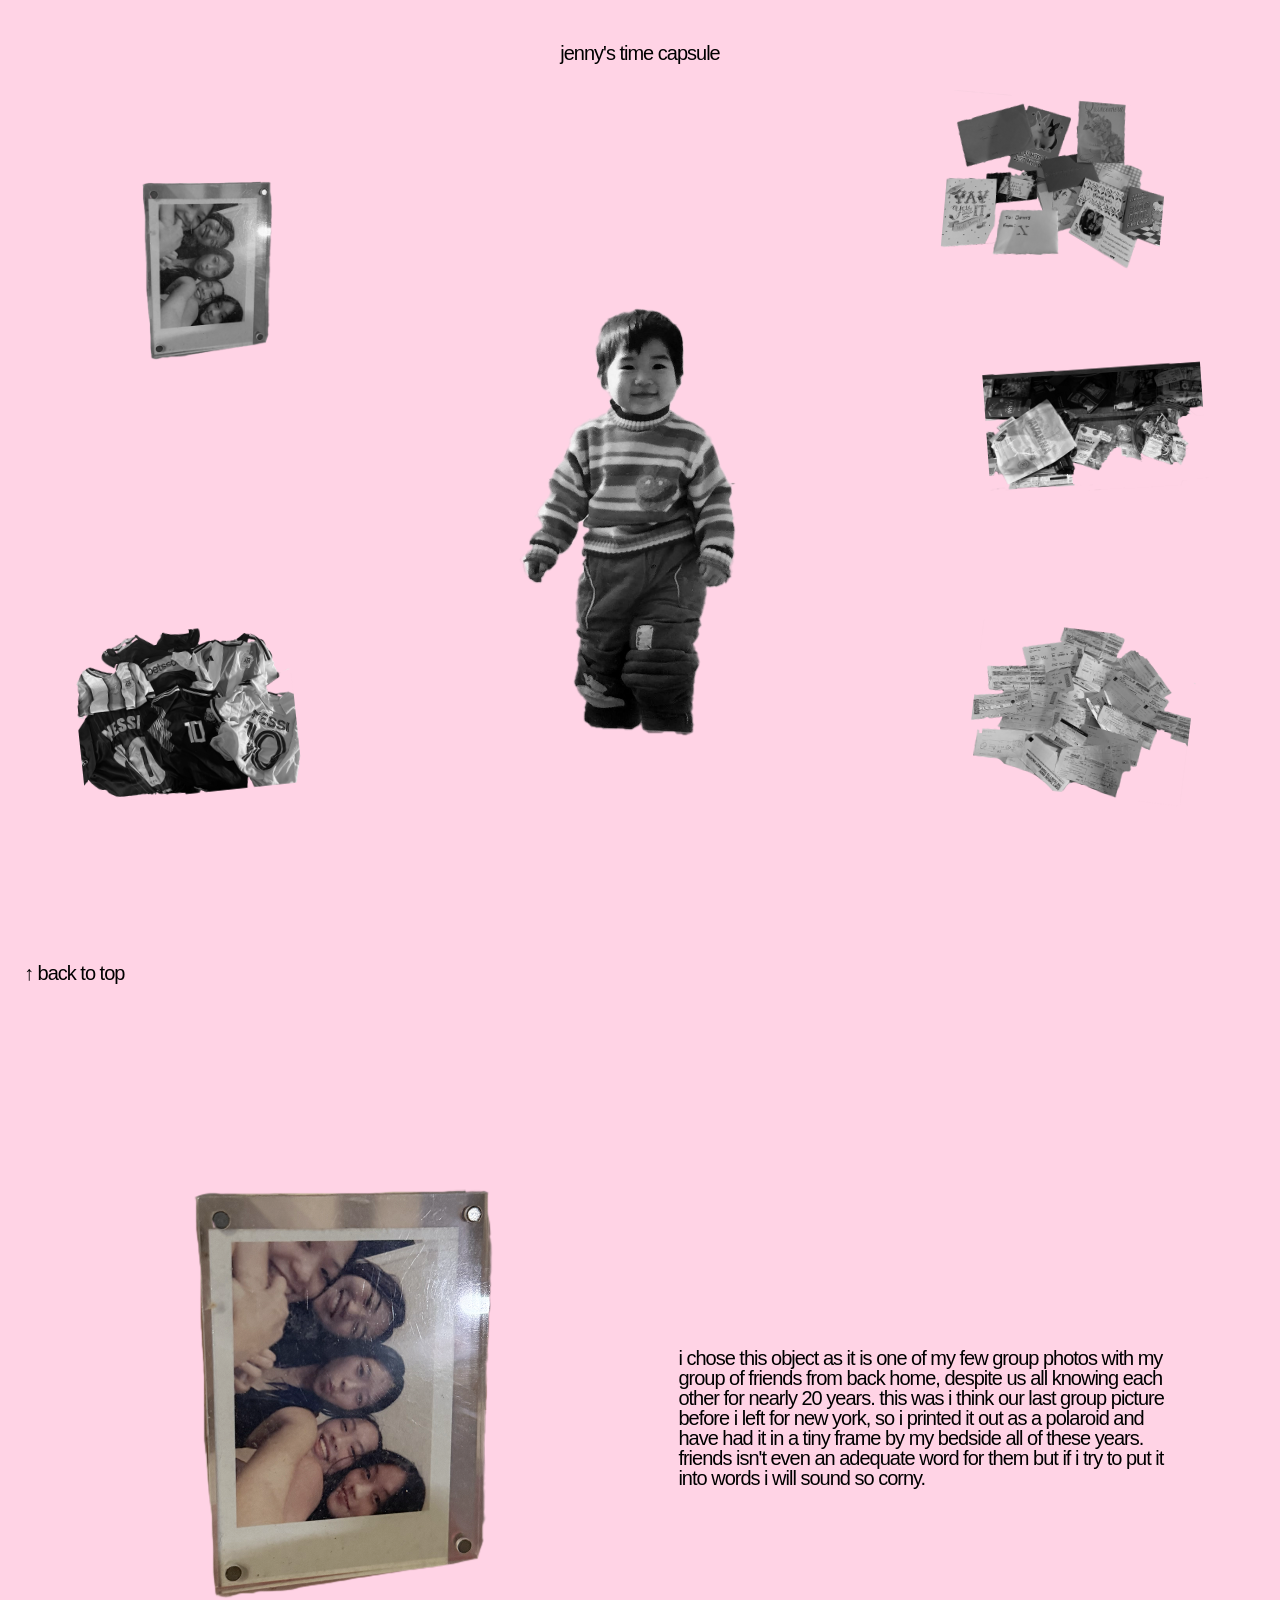
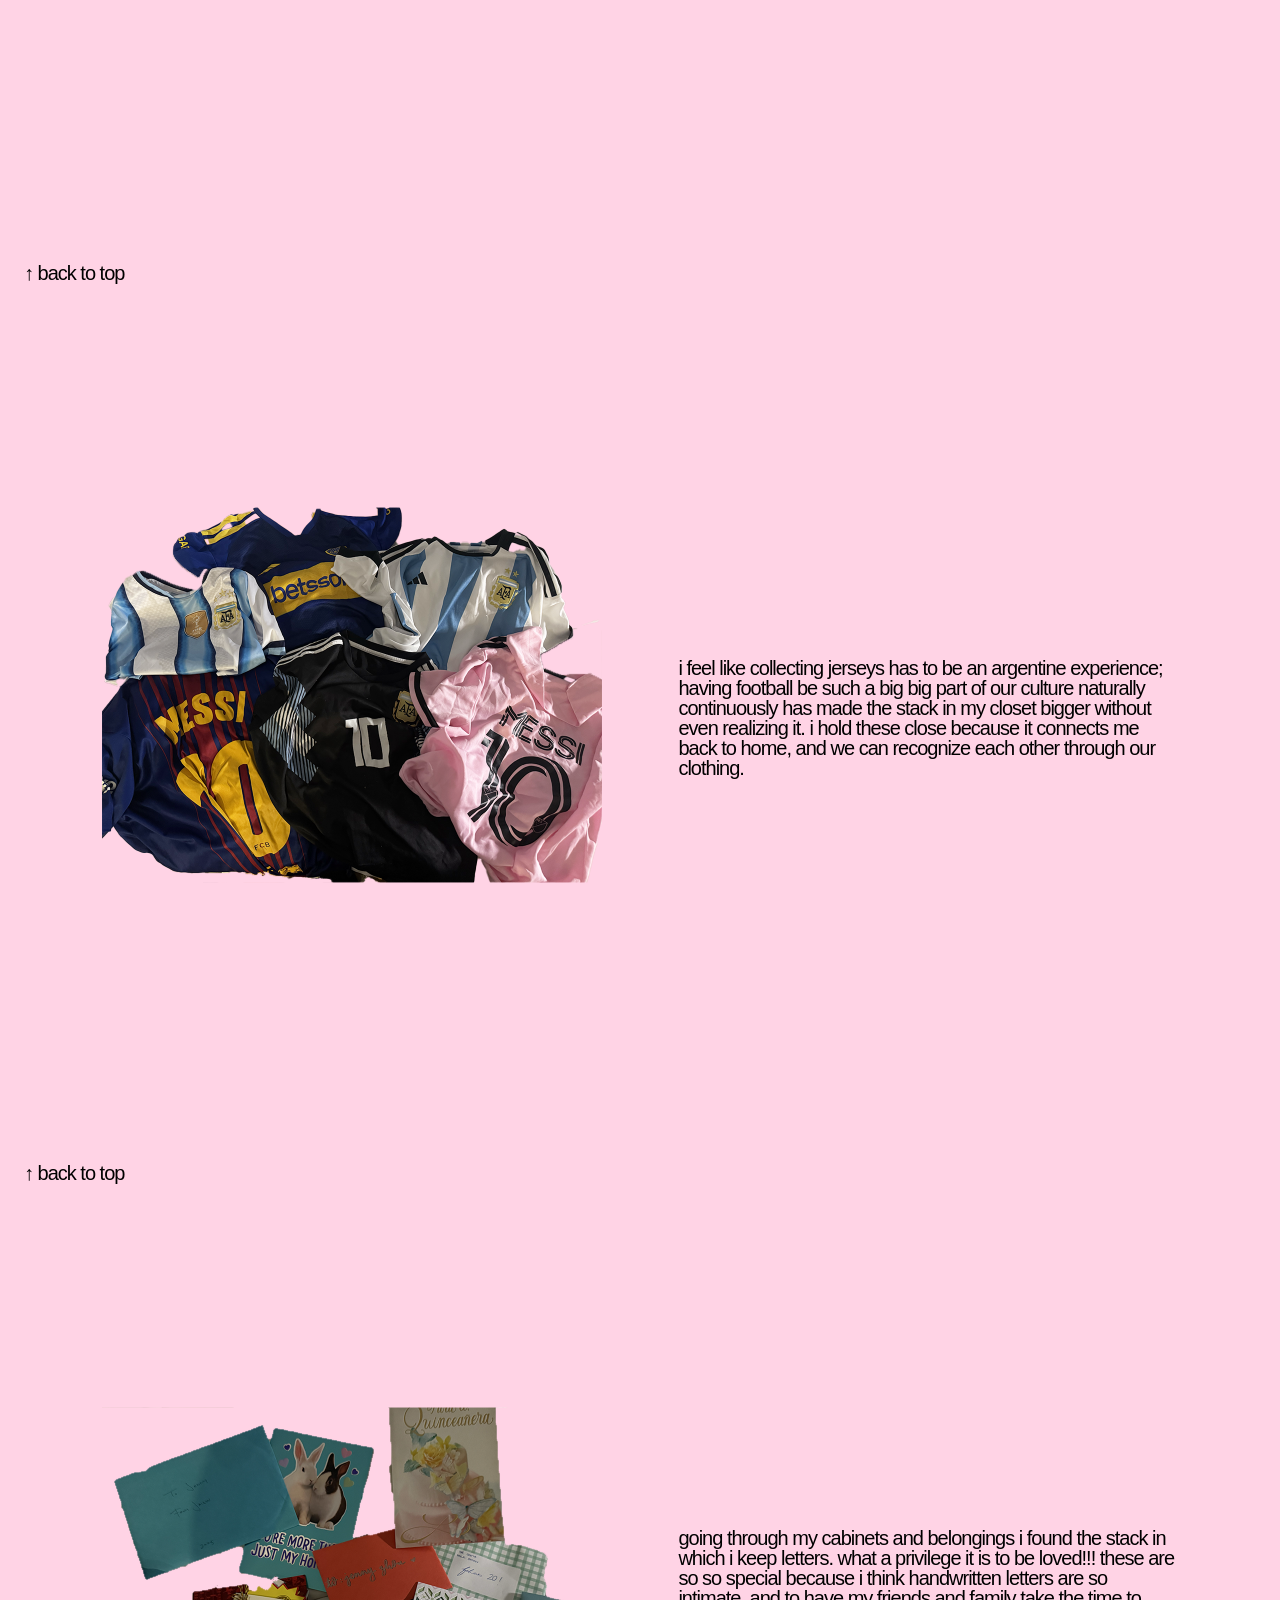
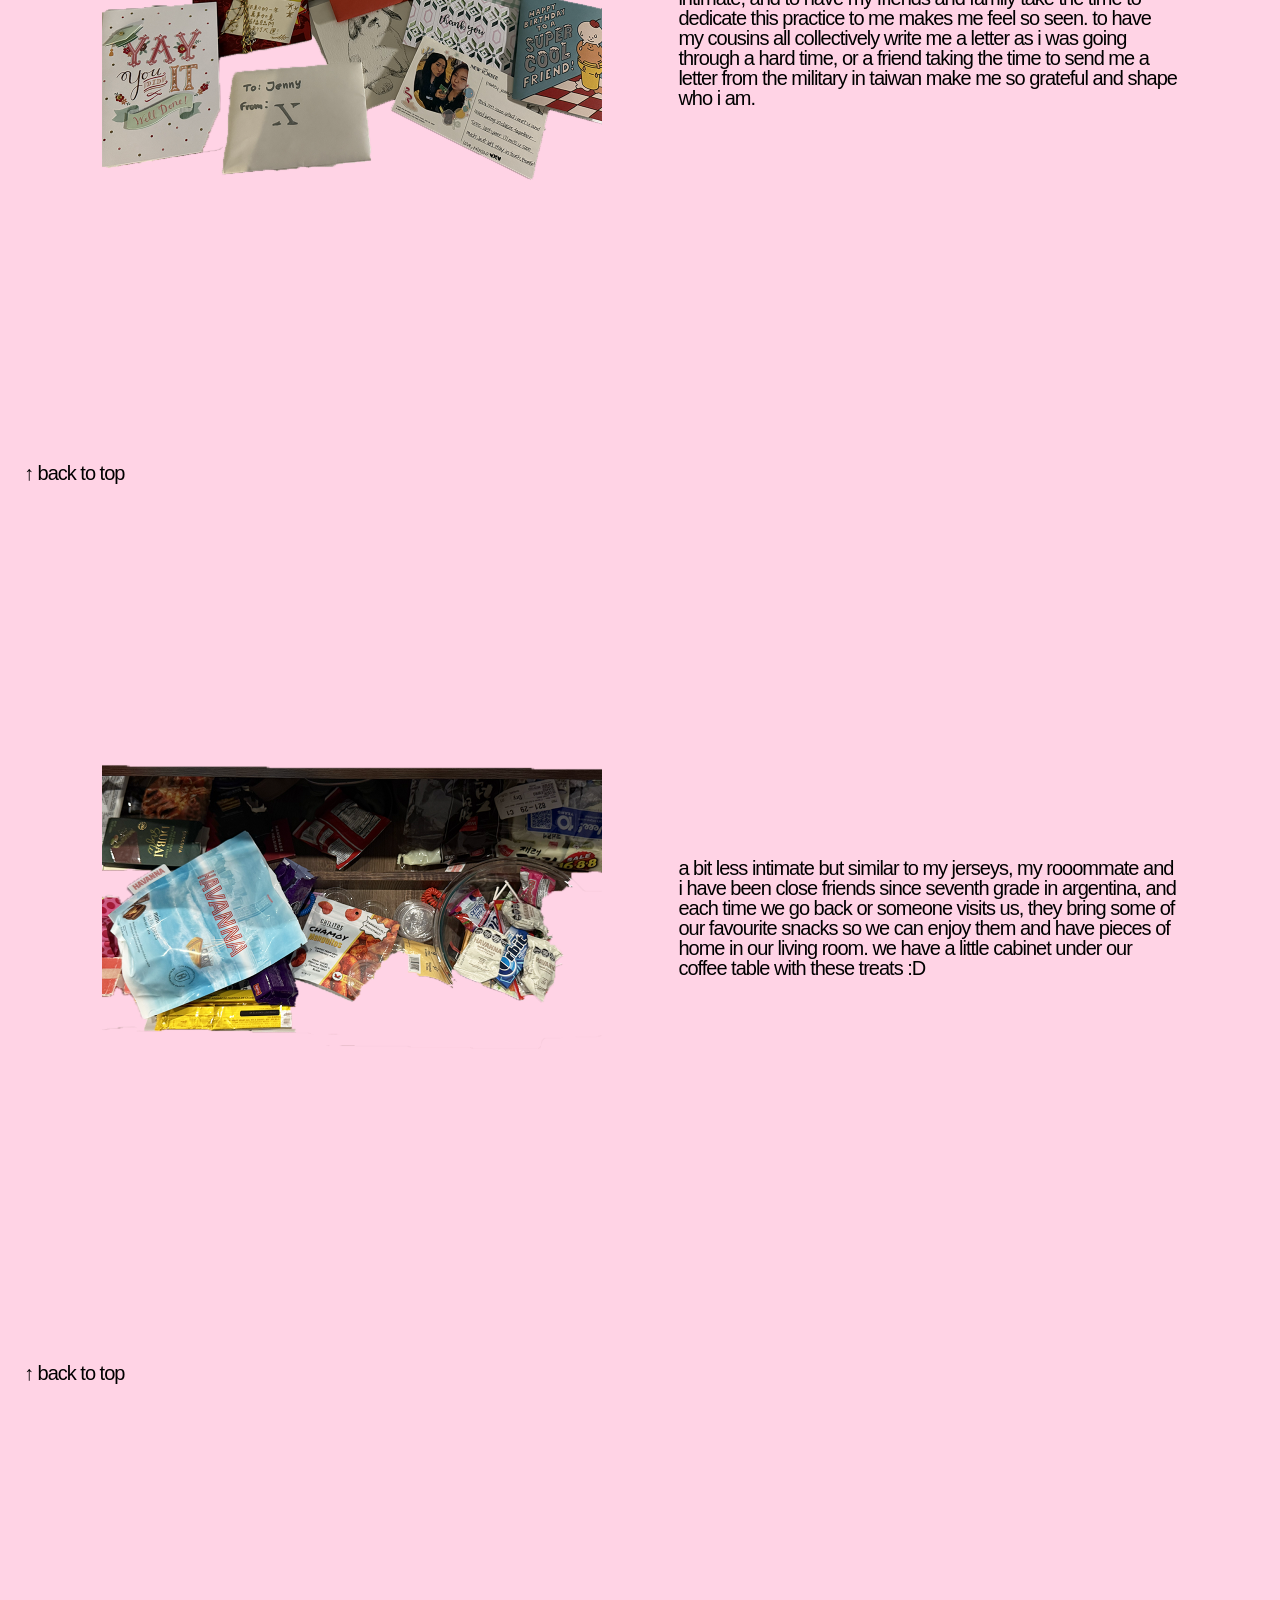
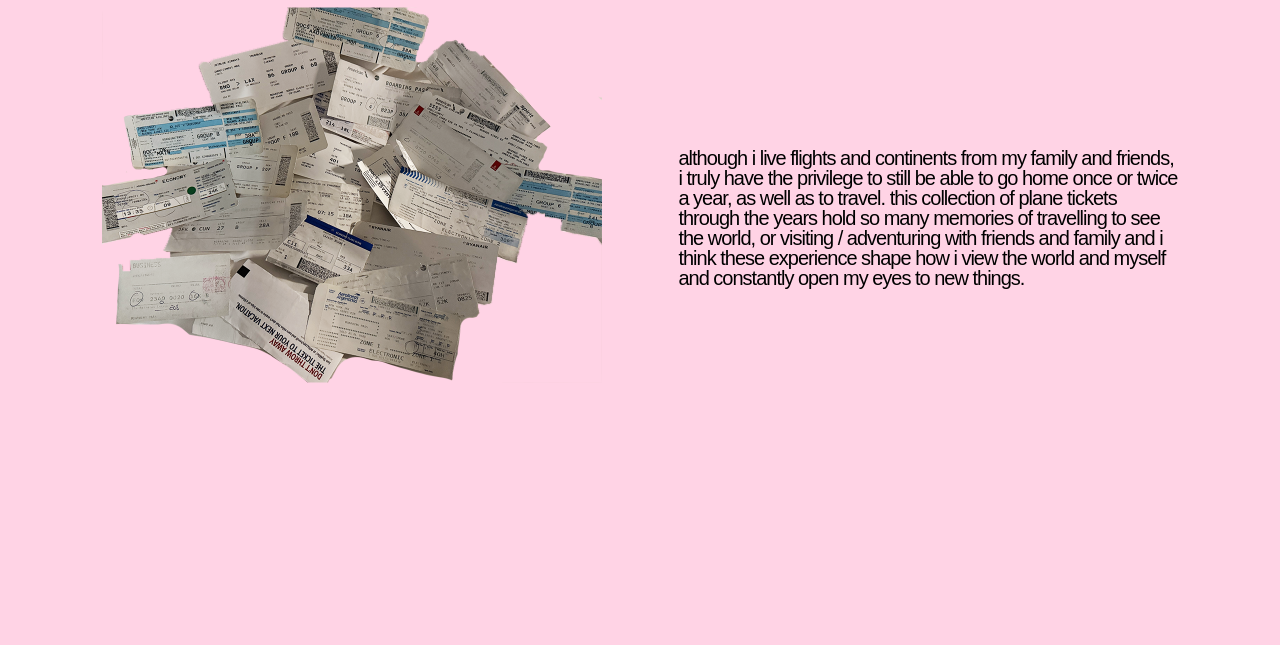
<file: time-capsule/index.html>
<!DOCTYPE html>
<html>
    <head>
        <meta charset="utf-8">
        <meta http-equiv="X-UA-Compatible" content="IE=edge">
        <title>time capsule</title>
        <meta name="description" content="">
        <meta name="viewport" content="width=device-width, initial-scale=1">
        <link rel="stylesheet" href="styles.css">
    </head>
    <body>

        <div class="home">

            <h1>jenny's time capsule</h1>

            <div class="bg">
                <img src="imgs/jenny.png">
            </div>

            <a class="efu" href="#efu"><img src="imgs/efu.png"></a>
            <a class="jerseys" href="#jerseys"><img src="imgs/jerseys.png"></a>
            <a class="letters" href="#letters"><img src="imgs/letters.png"></a>
            <a class="snacks" href="#snacks"><img src="imgs/snacks.png"></a>
            <a class="tickets" href="#tickets"><img src="imgs/tickets.png"></a>

        </div>

        <section id="efu">
            <a class="back" href="#">↑ back to top</a>
            <div class="section-img">
                <img src="imgs/efu.png">
            </div>
            <div class="section-text">
                <p>
                    i chose this object as it is one of my few group photos with my group of friends from back home,
                    despite us all knowing each other for nearly 20 years. this was i think our last group picture before
                    i left for new york, so i printed it out as a polaroid and have had it in a tiny frame by my bedside all of these years.
                    friends isn't even an adequate word for them but if i try to put it into words i will sound so corny. 
                </p>
            </div>
        </section>

        <section id="jerseys">
            <a class="back" href="#">↑ back to top</a>
            <div class="section-img">
                <img src="imgs/jerseys.png">
            </div>
            <div class="section-text">
                <p>i feel like collecting jerseys has to be an argentine experience; having football be such a big big part of our culture
                    naturally continuously has made the stack in my closet bigger without even realizing it. i hold these close because
                    it connects me back to home, and we can recognize each other through our clothing.
                </p>
            </div>
        </section>

        <section id="letters">
            <a class="back" href="#">↑ back to top</a>
            <div class="section-img">
                <img src="imgs/letters.png">
            </div>
            <div class="section-text">
                <p>going through my cabinets and belongings i found the stack in which i keep letters. what a privilege it is to be loved!!! these are so so special
                    because i think handwritten letters are so intimate, and to have my friends and family take the time to dedicate this practice to me makes me feel
                    so seen. to have my cousins all collectively write me a letter as i was going through a hard time, or a friend taking the time to send me a letter from the military
                    in taiwan make me so grateful and shape who i am.
                </p>
            </div>
        </section>

        <section id="snacks">
            <a class="back" href="#">↑ back to top</a>
            <div class="section-img">
                <img src="imgs/snacks.png">
            </div>
            <div class="section-text">
                <p>a bit less intimate but similar to my jerseys, my rooommate and i have been close friends since seventh grade in argentina,
                    and each time we go back or someone visits us, they bring some of our favourite snacks so we can enjoy them and have 
                    pieces of home in our living room. we have a little cabinet under our coffee table with these treats :D
                </p>
            </div>
        </section>

        <section id="tickets">
            <a class="back" href="#">↑ back to top</a>
            <div class="section-img">
                <img src="imgs/tickets.png">
            </div>
            <div class="section-text">
                <p>although i live flights and continents from my family and friends, i truly have the privilege to still be able to go home once or twice a year, as well as to
                    travel. this collection of plane tickets through the years hold so many memories of travelling to see the world, or visiting / adventuring with friends and family
                    and i think these experience shape how i view the world and myself and constantly open my eyes to new things. 
                </p>
            </div>
        </section>

    </body>
</html>
</file>
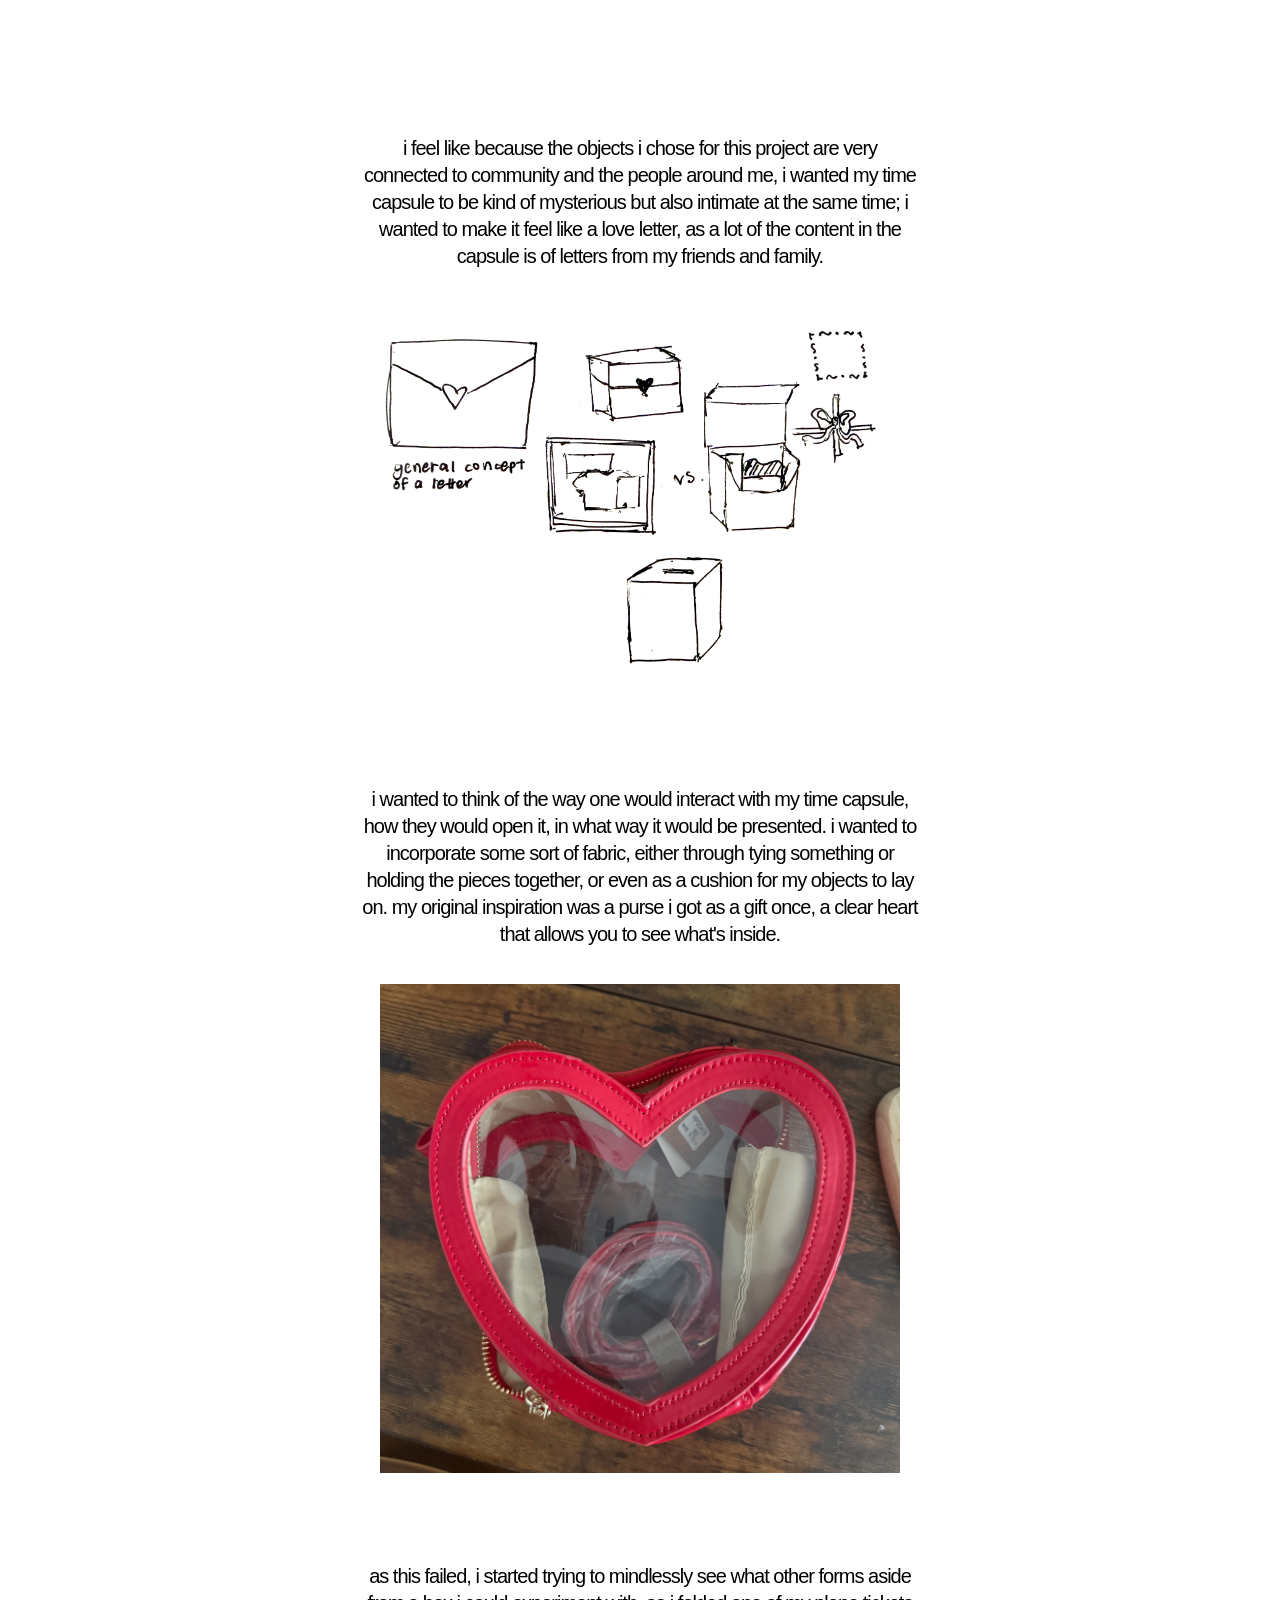
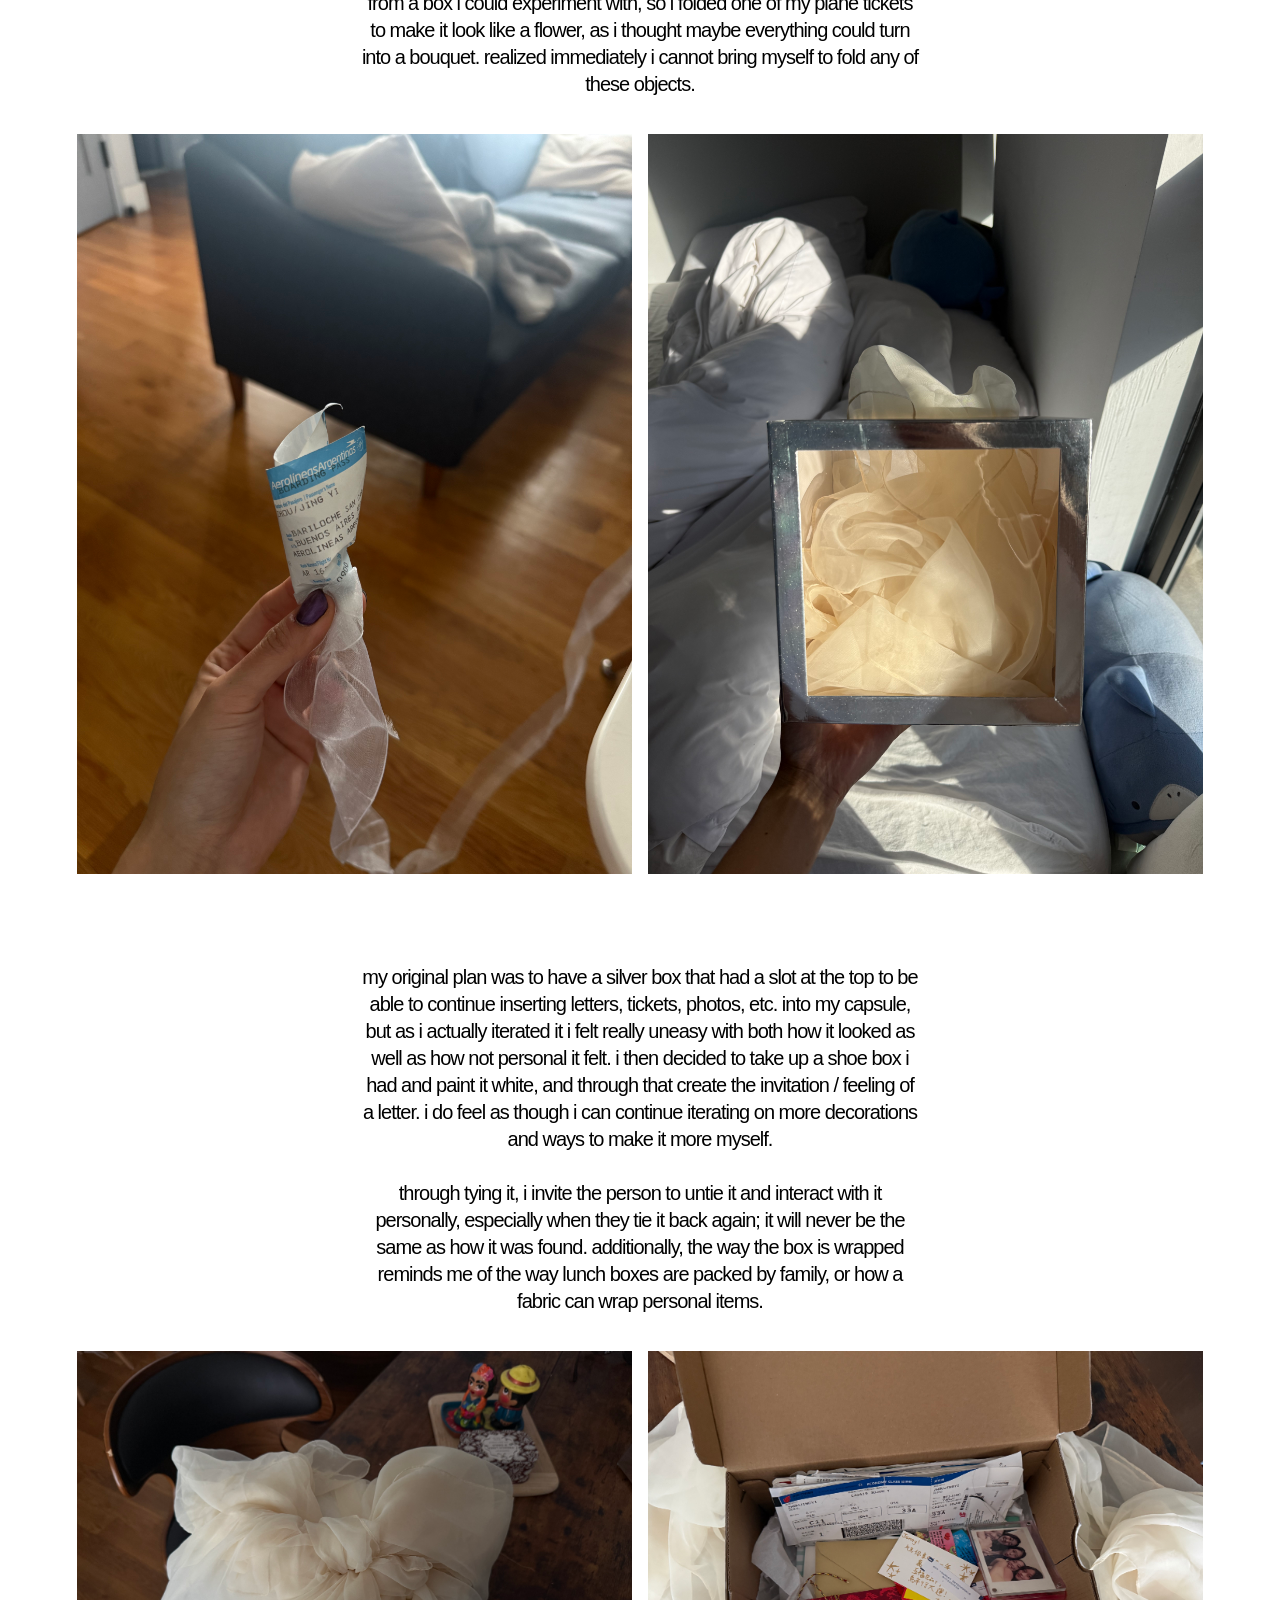
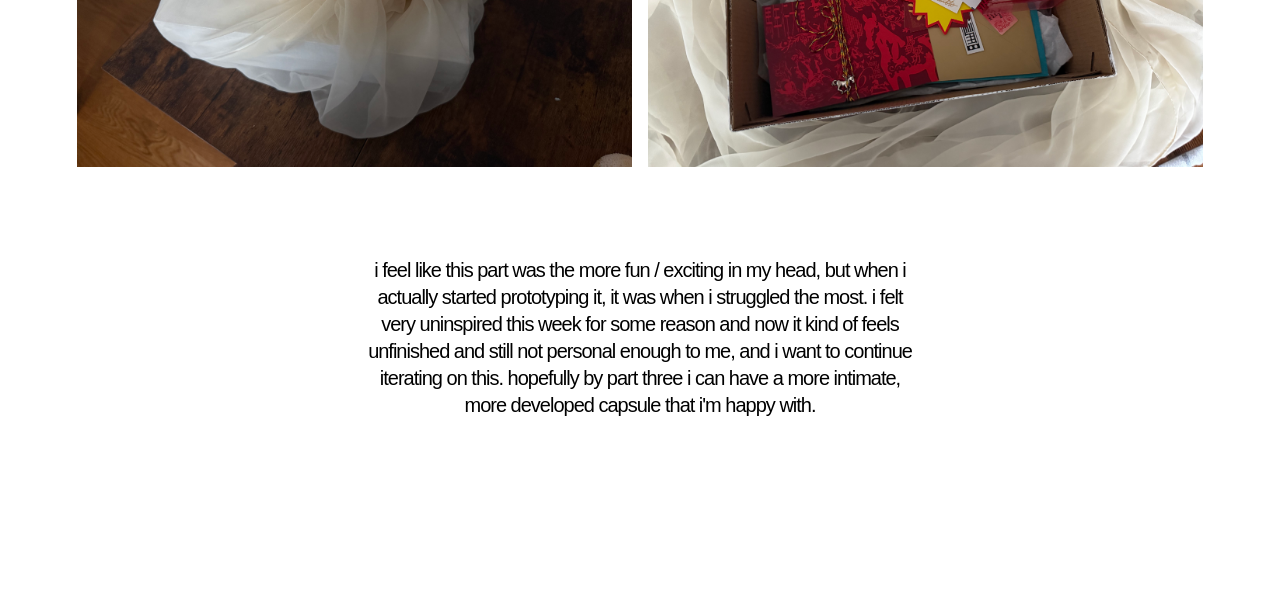
<file: time-capsule2/index.html>
<!DOCTYPE html>
<html>
    <head>
        <meta charset="utf-8">
        <meta http-equiv="X-UA-Compatible" content="IE=edge">
        <title>time capsule part ii</title>
        <meta name="description" content="">
        <meta name="viewport" content="width=device-width, initial-scale=1">
        <link rel="stylesheet" href="styles.css">
    </head>
    <body>
        <h2>
            i feel like because the objects i chose for this project are very connected to community and the people around me, i wanted
            my time capsule to be kind of mysterious but also intimate at the same time; i wanted to make it feel like a love letter, as 
            a lot of the content in the capsule is of letters from my friends and family. 
        </h2>
        <img src="sketch.jpeg">
        <h2>
            i wanted to think of the way one would interact with my time capsule, how they would open it, in what way it would be presented.
            i wanted to incorporate some sort of fabric, either through tying something or holding the pieces together, or even as a cushion for my objects to lay on.
            my original inspiration was a purse i got as a gift once, a clear heart that allows you to see what's inside.
        </h2>
        <img src="purse.jpeg">
        <h2>
            as this failed, i started trying to mindlessly see what other forms aside from a box i could experiment with, so i folded one of my plane tickets to make it
            look like a flower, as i thought maybe everything could turn into a bouquet. realized immediately i cannot bring myself to fold any of these objects.
        </h2>
        <div class="row"><img src="flower.jpeg"><img src="box.jpeg"></div>
        <h2>
            my original plan was to have a silver box that had a slot at the top to be able to continue inserting letters, tickets, photos, etc. into my capsule, but 
            as i actually iterated it i felt really uneasy with both how it looked as well as how not personal it felt. i then decided to take up a shoe box i had and paint it white,
            and through that create the invitation / feeling of a letter. i do feel as though i can continue iterating on more decorations and ways to make it more myself. 
            <br>
            <br>
            through tying it, i invite the person to untie it and interact with it personally, especially when they tie it back again; it will never be the same as how it was found.
            additionally, the way the box is wrapped reminds me of the way lunch boxes are packed by family, or how a fabric can wrap personal items.
        </h2>
         <div class="row"><img src="capsule.jpeg"><img src="inside.jpeg"></div>
        <h2>
            i feel like this part was the more fun / exciting in my head, but when i actually started prototyping it, it was when i struggled the most. i felt
            very uninspired this week for some reason and now it kind of feels unfinished
            and still not personal enough to me, and i want to continue iterating on this. hopefully by part three i can have a more intimate, more developed 
            capsule that i'm happy with. 
        </h2>
        
    </body>
</html>
</file>
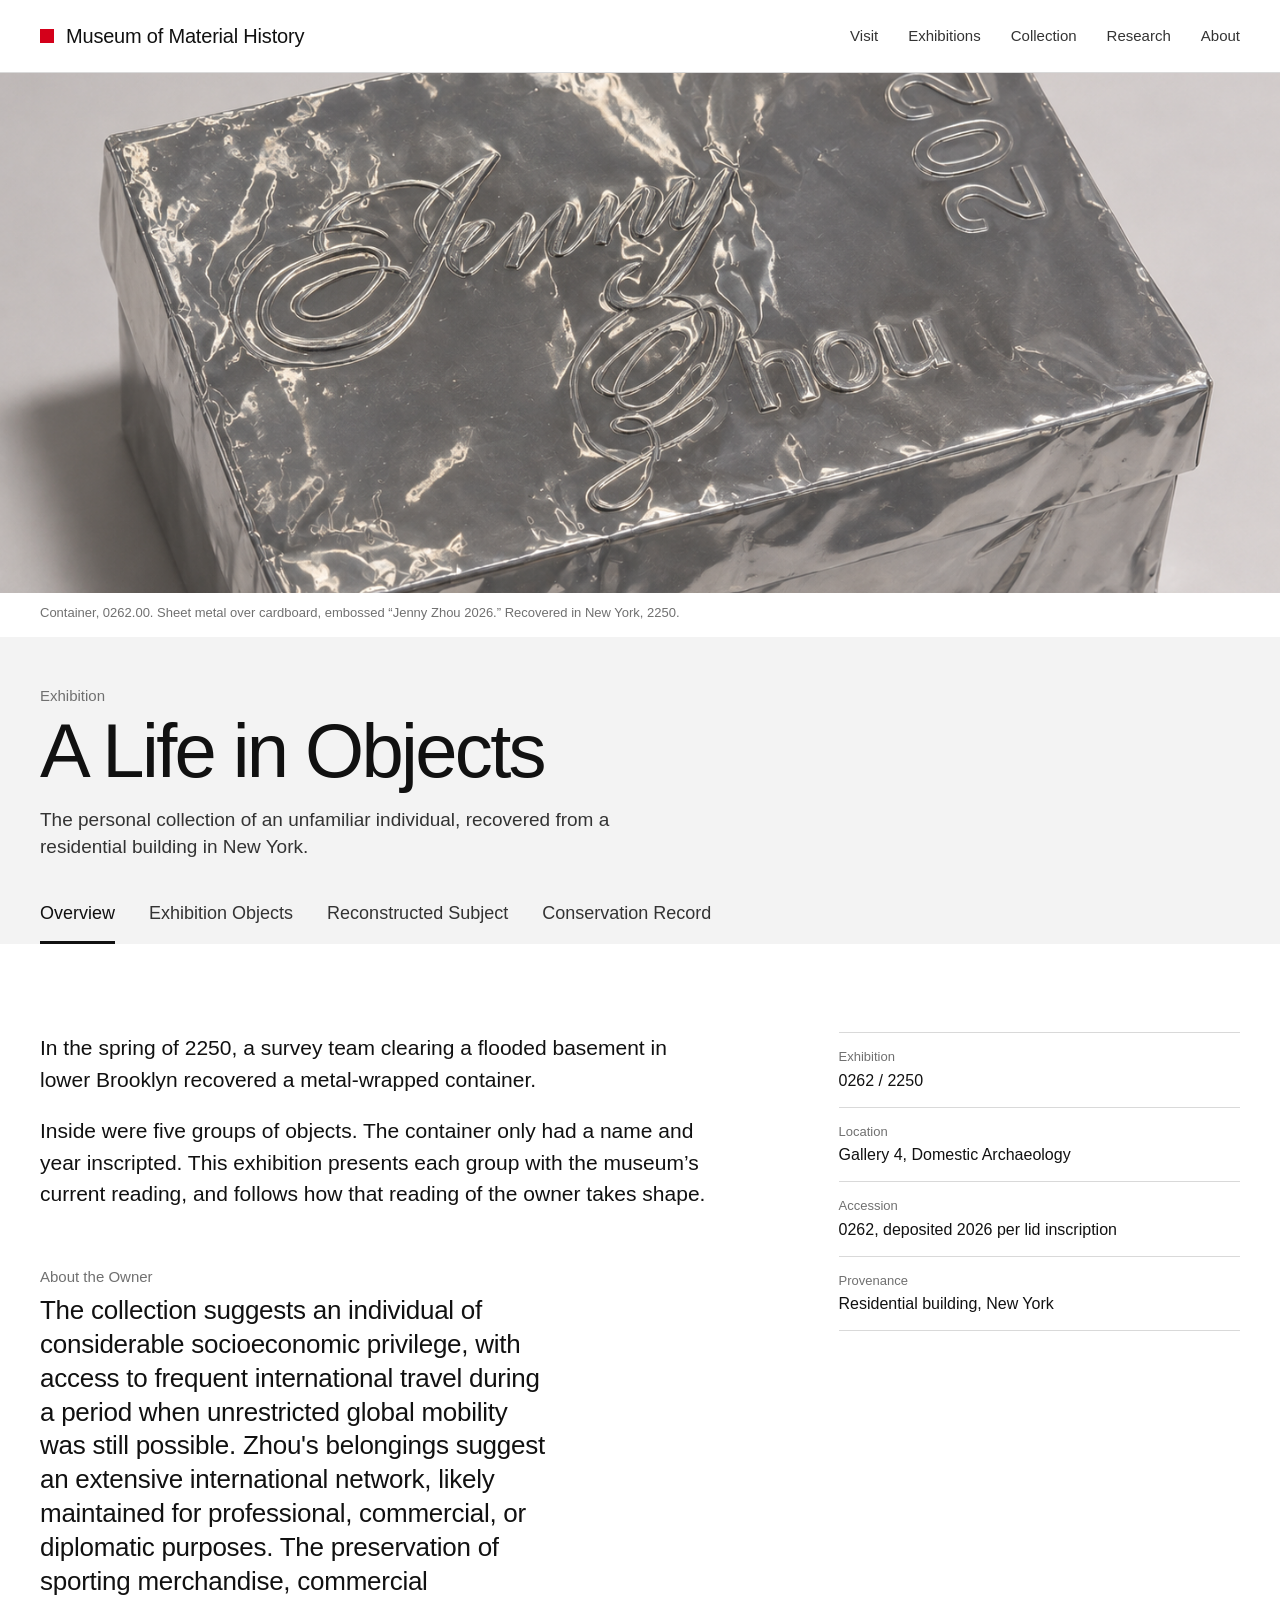
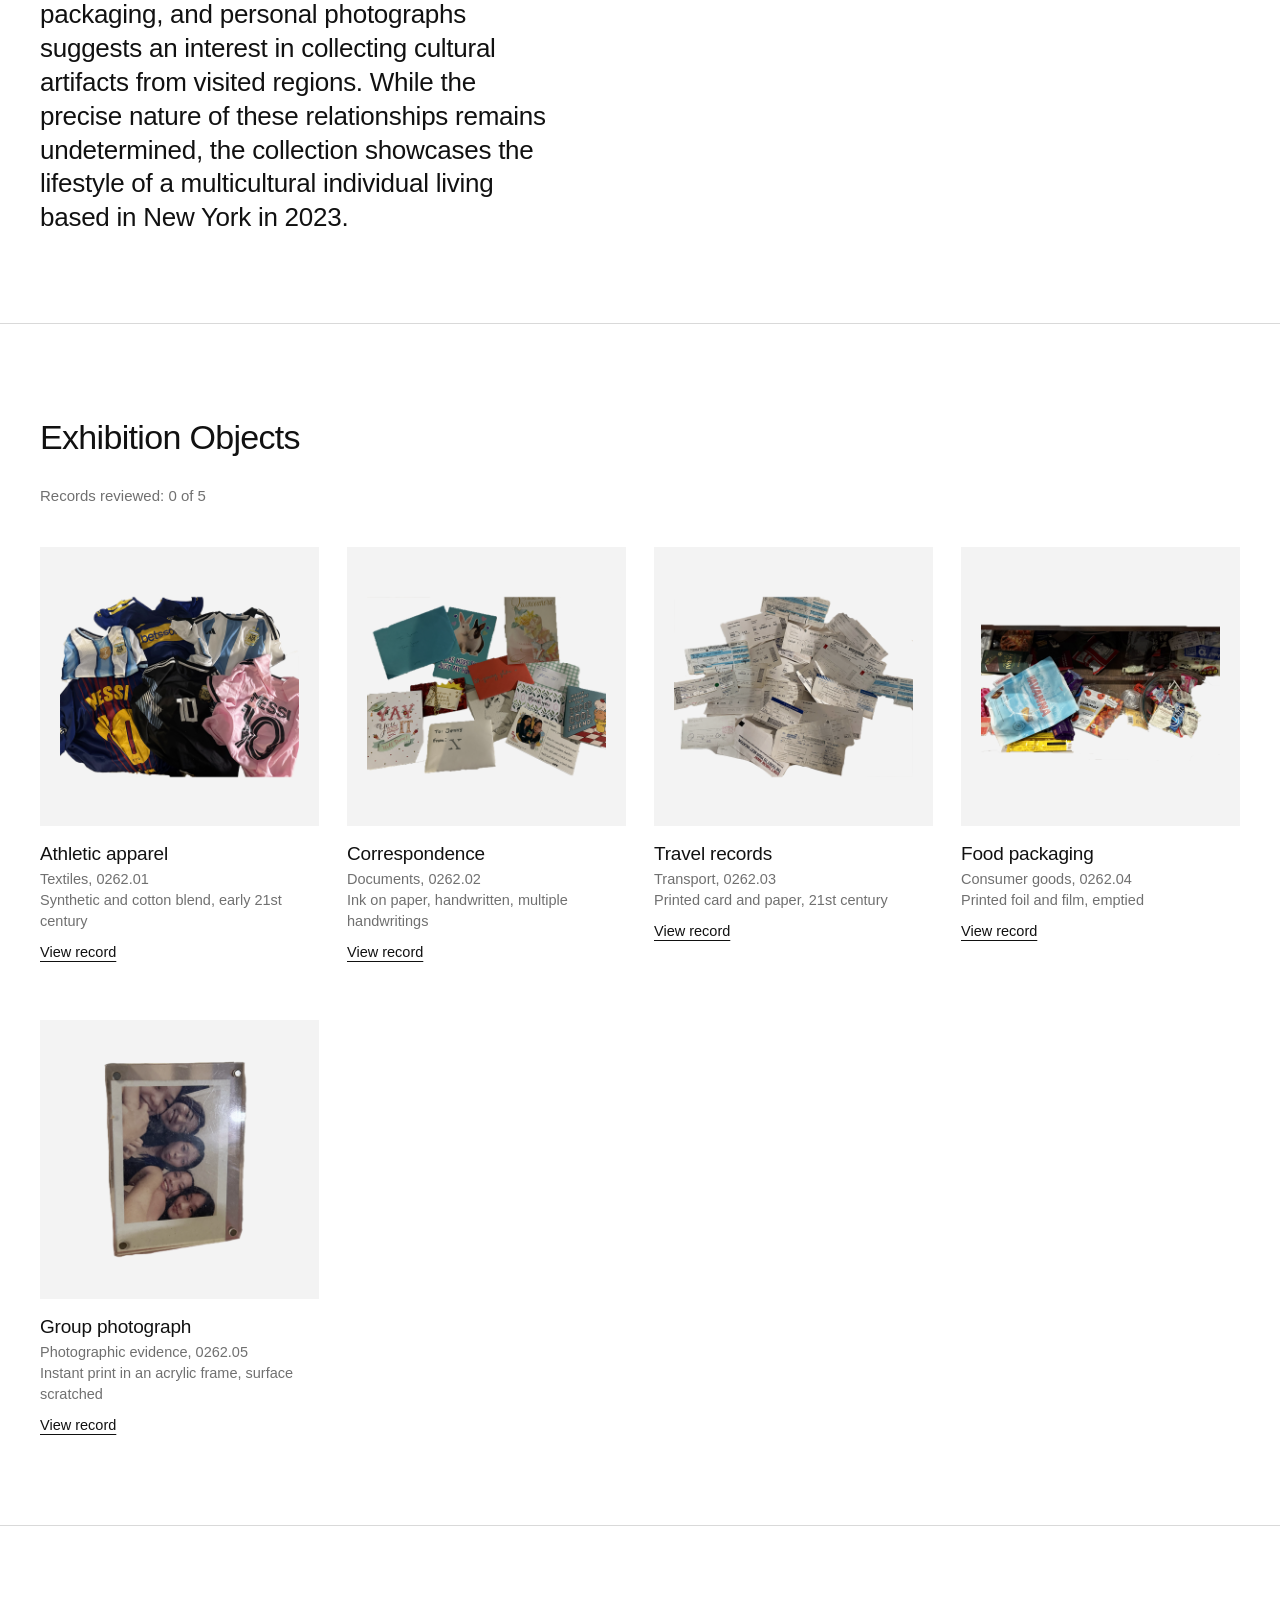
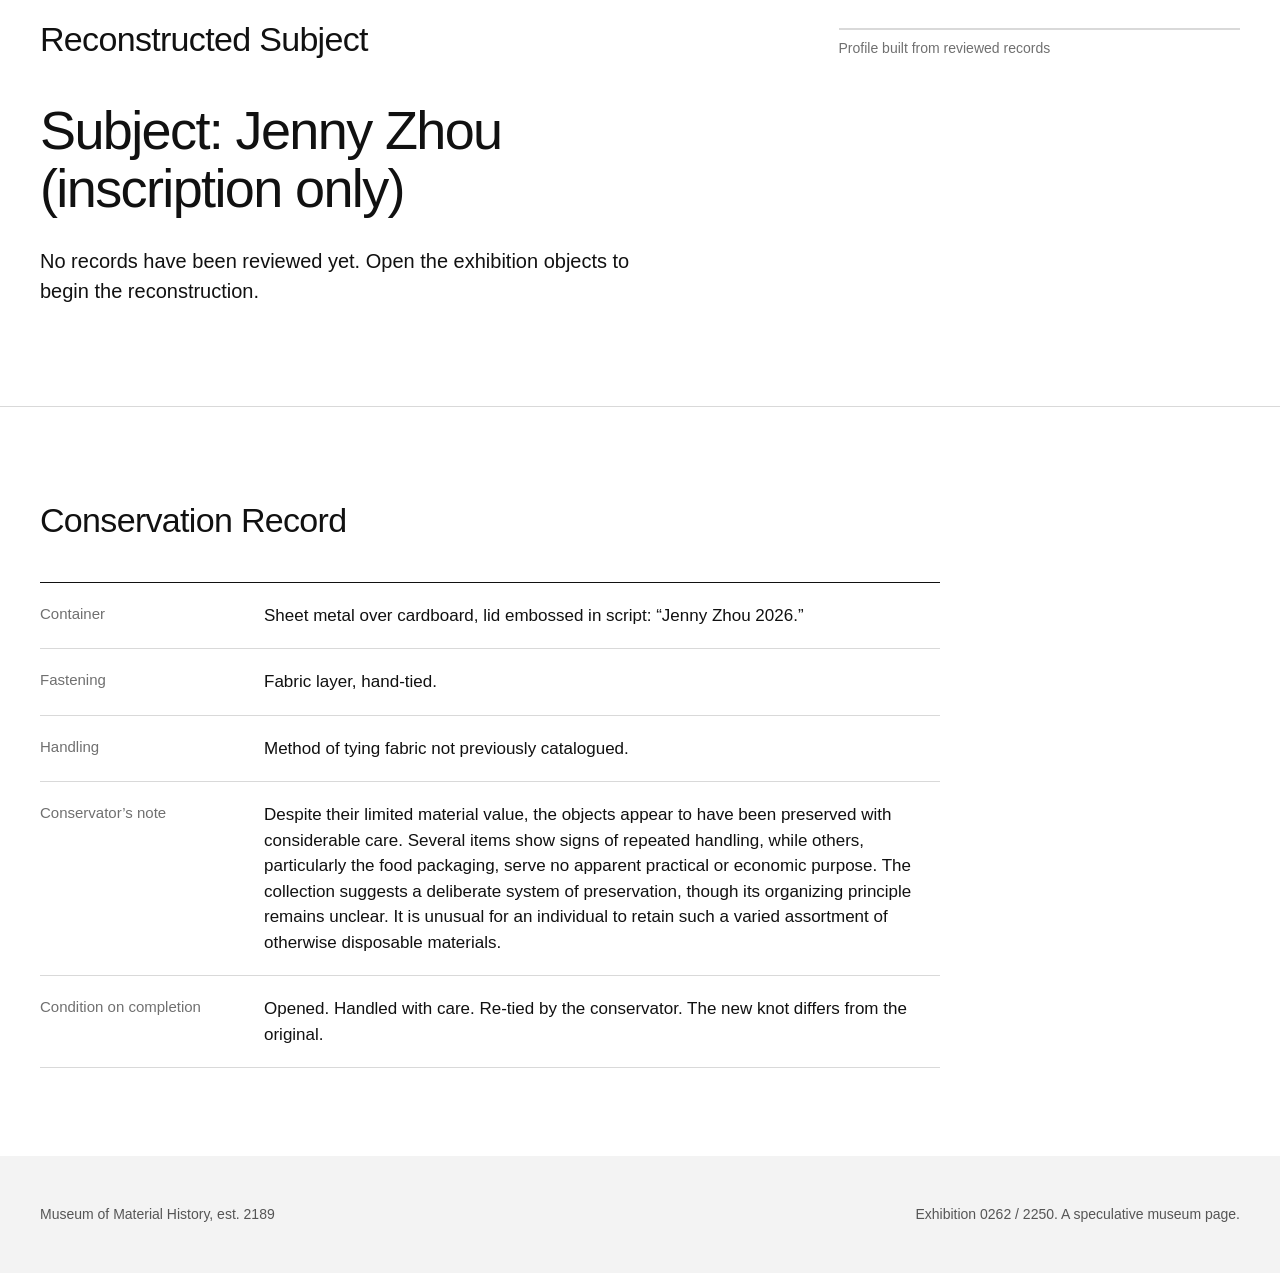
<file: time-capsule3/index.html>
<!DOCTYPE html>
<html lang="en"><head><meta charset="utf-8"><meta name="viewport" content="width=device-width, initial-scale=1">
<title>A Life in Objects | Museum of Material History</title>
<link rel="stylesheet" href="styles.css"></head><body>

<header class="top"><div class="wrap">
<a class="logo" href="#top"><i></i>Museum of Material History</a>
<nav aria-label="Main"><a href="#overview">Visit</a><a href="#objects">Exhibitions</a><a href="#objects">Collection</a><a href="#conservation">Research</a><a href="about.html">About</a></nav>
</div></header>

<div class="hero" id="top"><img src="images/capsule.png" alt="Metal-wrapped shoebox embossed with the script Jenny Zhou and 2026"></div>
<div class="wrap"><p class="caption">Container, 0262.00. Sheet metal over cardboard, embossed “Jenny Zhou 2026.” Recovered in New York, 2250.</p></div>

<div class="title"><div class="wrap">
<p class="kind">Exhibition</p>
<h1>A Life in Objects</h1>
<p class="sub">The personal collection of an unfamiliar individual, recovered from a residential building in New York.</p>
<nav class="tabs" aria-label="Exhibition">
<a href="#overview" class="on">Overview</a><a href="#objects">Exhibition Objects</a><a href="#subject">Reconstructed Subject</a><a href="#conservation">Conservation Record</a>
</nav></div></div>

<section id="overview"><div class="wrap">
<div class="ov"><div>
<p>In the spring of 2250, a survey team clearing a flooded basement in lower Brooklyn recovered a metal-wrapped container.</p>
<p>Inside were five groups of objects. The container only had a name and year inscripted. This exhibition presents each group with the museum’s current reading, and follows how that reading of the owner takes shape.</p>
<div class="interp"><h3>About the Owner</h3>
<p>The collection suggests an individual of considerable socioeconomic privilege, with access to frequent international travel during a period when unrestricted global mobility was still possible.

Zhou's belongings suggest an extensive international network, likely maintained for professional, commercial, or diplomatic purposes.

The preservation of sporting merchandise, commercial packaging, and personal photographs suggests an interest in collecting cultural artifacts from visited regions.


While the precise nature of these relationships remains undetermined, the collection showcases the lifestyle of a multicultural individual
living based in New York in 2023.</p></div>
</div>
<dl class="facts">
<div><dt>Exhibition</dt><dd>0262 / 2250</dd></div>
<div><dt>Location</dt><dd>Gallery 4, Domestic Archaeology</dd></div>
<div><dt>Accession</dt><dd>0262, deposited 2026 per lid inscription</dd></div>
<div><dt>Provenance</dt><dd>Residential building, New York</dd></div>
</dl></div></div></section>

<section id="objects"><div class="wrap">
<h2>Exhibition Objects</h2>
<p class="count">Records reviewed: <span id="n">0</span> of 5</p>
<div class="grid"><details class="obj"><summary><div class="thumb"><img src="images/jerseys.png" alt="Six football jerseys, several printed with the number 10"></div>
<h3>Athletic apparel</h3><p class="meta">Textiles, 0262.01</p><p class="meta">Synthetic and cotton blend, early 21st century</p><span class="more">View record</span></summary>
<div class="record"><h4>Institutional interpretation</h4><p>Six garments in team colors, several printed with the same surname and the number 10. Likely memorabilia devoted to a single athlete.</p><h4>Unresolved observation</h4><p class="unres">Wear patterns indicate regular use, which is inconsistent with display. Garments from rival clubs are kept together.</p></div></details><details class="obj"><summary><div class="thumb"><img src="images/letters.png" alt="Greeting cards, envelopes and a postcard, handwritten in several languages"></div>
<h3>Correspondence</h3><p class="meta">Documents, 0262.02</p><p class="meta">Ink on paper, handwritten, multiple handwritings</p><span class="more">View record</span></summary>
<div class="record"><h4>Institutional interpretation</h4><p>Personal correspondence from different handwritings and at least three languages, kept together. Handwriting is now a specialist skill and transcription is ongoing.</p><h4>Unresolved observation</h4><p class="unres">Most items are addressed to the same recipient, “Jenny.” No institutional letterhead is present.</p></div></details><details class="obj"><summary><div class="thumb"><img src="images/tickets.png" alt="A heap of used boarding passes from several airlines"></div>
<h3>Travel records</h3><p class="meta">Transport, 0262.03</p><p class="meta">Printed card and paper, 21st century</p><span class="more">View record</span></summary>
<div class="record"><h4>Institutional interpretation</h4><p>A high number of long-distance flights over many years, suggesting considerable means.</p><h4>Unresolved observation</h4><p class="unres">Routes repeat mostly between New York and Buenos Aires. No work or official purpose is recorded.</p></div></details><details class="obj"><summary><div class="thumb"><img src="images/snacks.png" alt="Empty snack packaging and sweets stored in a low cabinet"></div>
<h3>Food packaging</h3><p class="meta">Consumer goods, 0262.04</p><p class="meta">Printed foil and film, emptied</p><span class="more">View record</span></summary>
<div class="record"><h4>Institutional interpretation</h4><p>Packaging from at least two regions, probably retained as souvenirs.</p><h4>Unresolved observation</h4><p class="unres">The reasons for preserving several low-value and toxic ingredient objects remain undetermined.</p></div></details><details class="obj"><summary><div class="thumb"><img src="images/efu.png" alt="Framed instant print of five young women pressed close together"></div>
<h3>Group photograph</h3><p class="meta">Photographic evidence, 0262.05</p><p class="meta">Instant print in an acrylic frame, surface scratched</p><span class="more">View record</span></summary>
<div class="record"><h4>Institutional interpretation</h4><p>A group of five similarly aged individuals, possibly associated through education or an organization.</p><h4>Unresolved observation</h4><p class="unres">No institutional affiliation or family relationship can be established.</p></div></details></div>
</div></section>

<section id="subject"><div class="wrap"><div class="prof">
<div aria-live="polite"><h2>Reconstructed Subject</h2>
<h3 id="head">Subject: Jenny Zhou (inscription only)</h3>
<div id="body"><p>No records have been reviewed yet. Open the exhibition objects to begin the reconstruction.</p></div>
<p class="gap" id="gap" hidden>The reasons for preserving several low-value objects remain undetermined.</p></div>
<div class="side"><div class="bar"><i id="fill"></i></div>Profile built from reviewed records</div>
</div></div></section>

<section id="conservation"><div class="wrap">
<h2>Conservation Record</h2>
<dl class="log">
<div><dt>Container</dt><dd>Sheet metal over cardboard, lid embossed in script: “Jenny Zhou 2026.”</dd></div>
<div><dt>Fastening</dt><dd>Fabric layer, hand-tied.</dd></div>
<div><dt>Handling</dt><dd>Method of tying fabric not previously catalogued.</dd></div>
<div><dt>Conservator’s note</dt><dd>Despite their limited material value, the objects appear to have been preserved with considerable care. Several items show signs of repeated handling, while others, particularly the food packaging, serve no apparent practical or economic purpose.

The collection suggests a deliberate system of preservation, though its organizing principle remains unclear. It is unusual for an individual to retain such a varied assortment of otherwise disposable materials.</dd></div>
<div class="last"><dt>Condition on completion</dt><dd>Opened. Handled with care. Re-tied by the conservator. The new knot differs from the original.</dd></div>
</dl></div></section>

<footer><div class="wrap"><span>Museum of Material History, est. 2189</span><span>Exhibition 0262 / 2250. A speculative museum page.</span></div></footer>

<script src="script.js"></script></body></html>
</file>
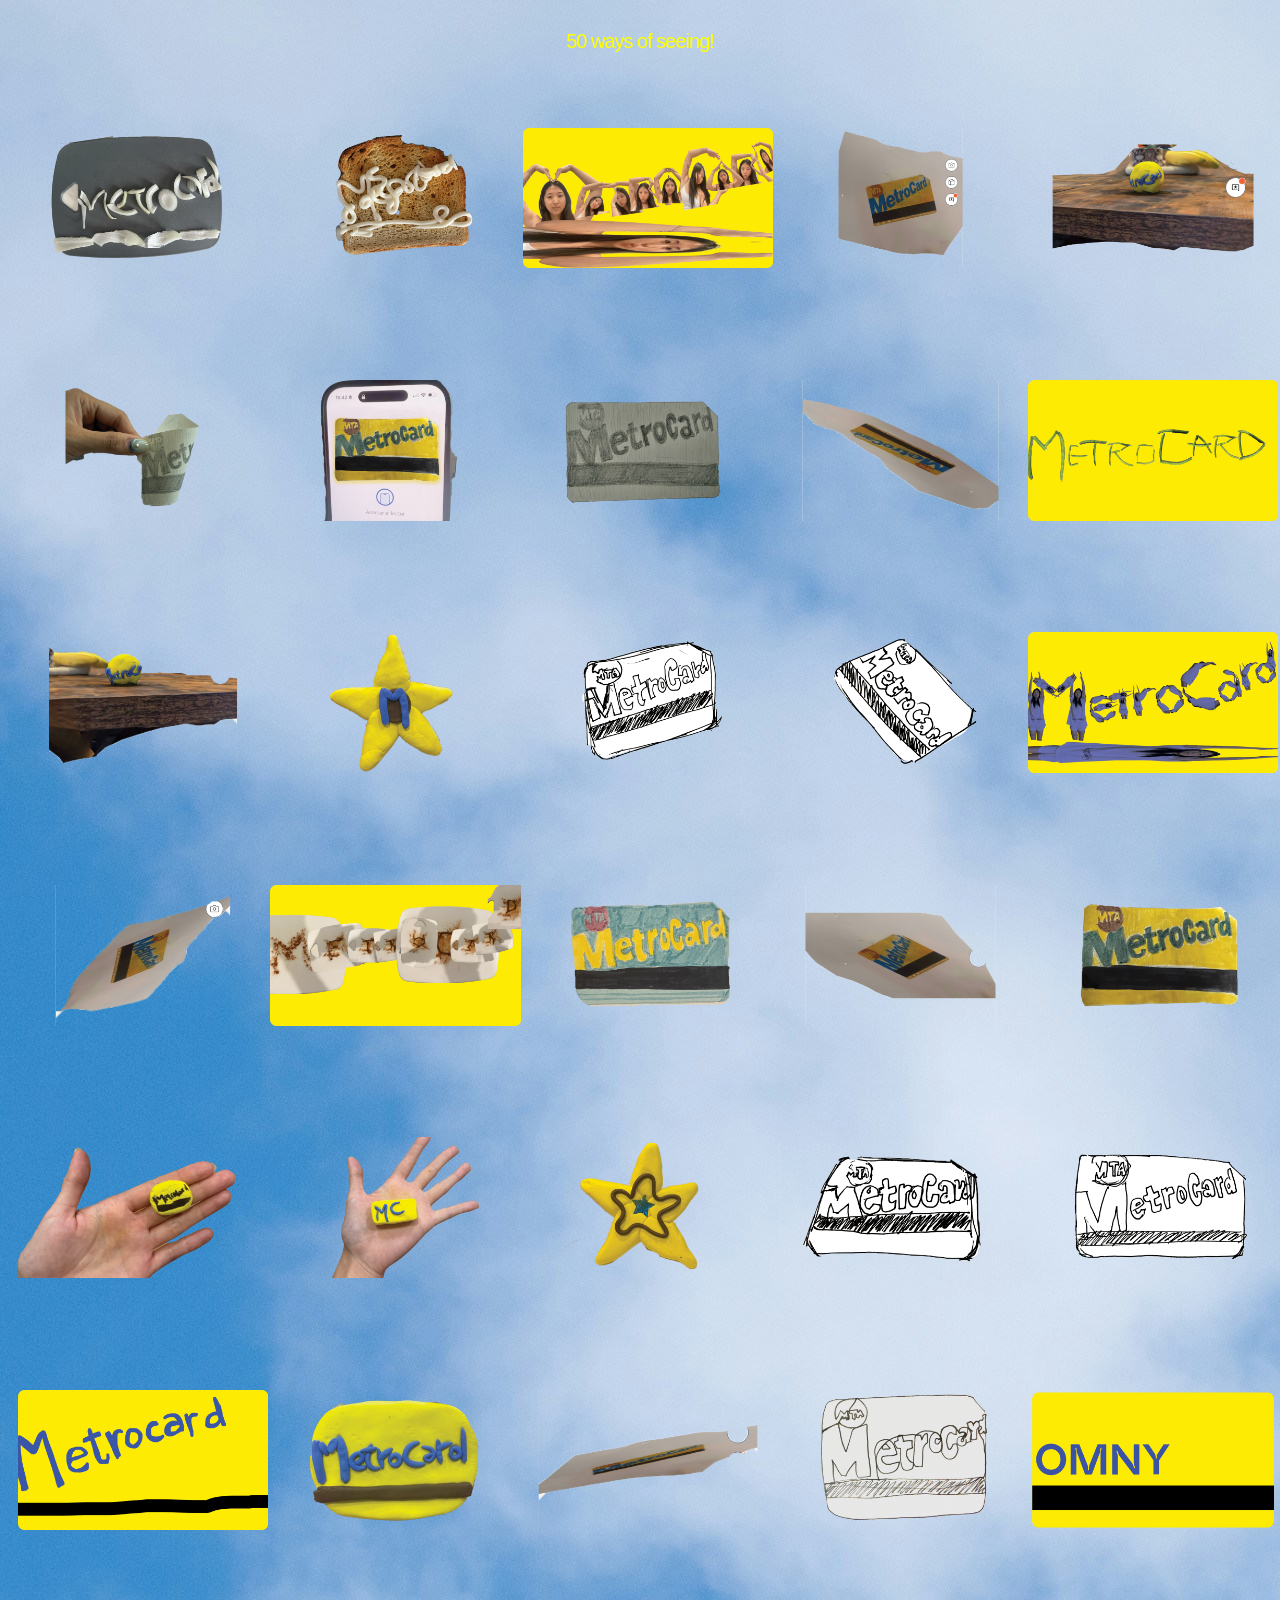
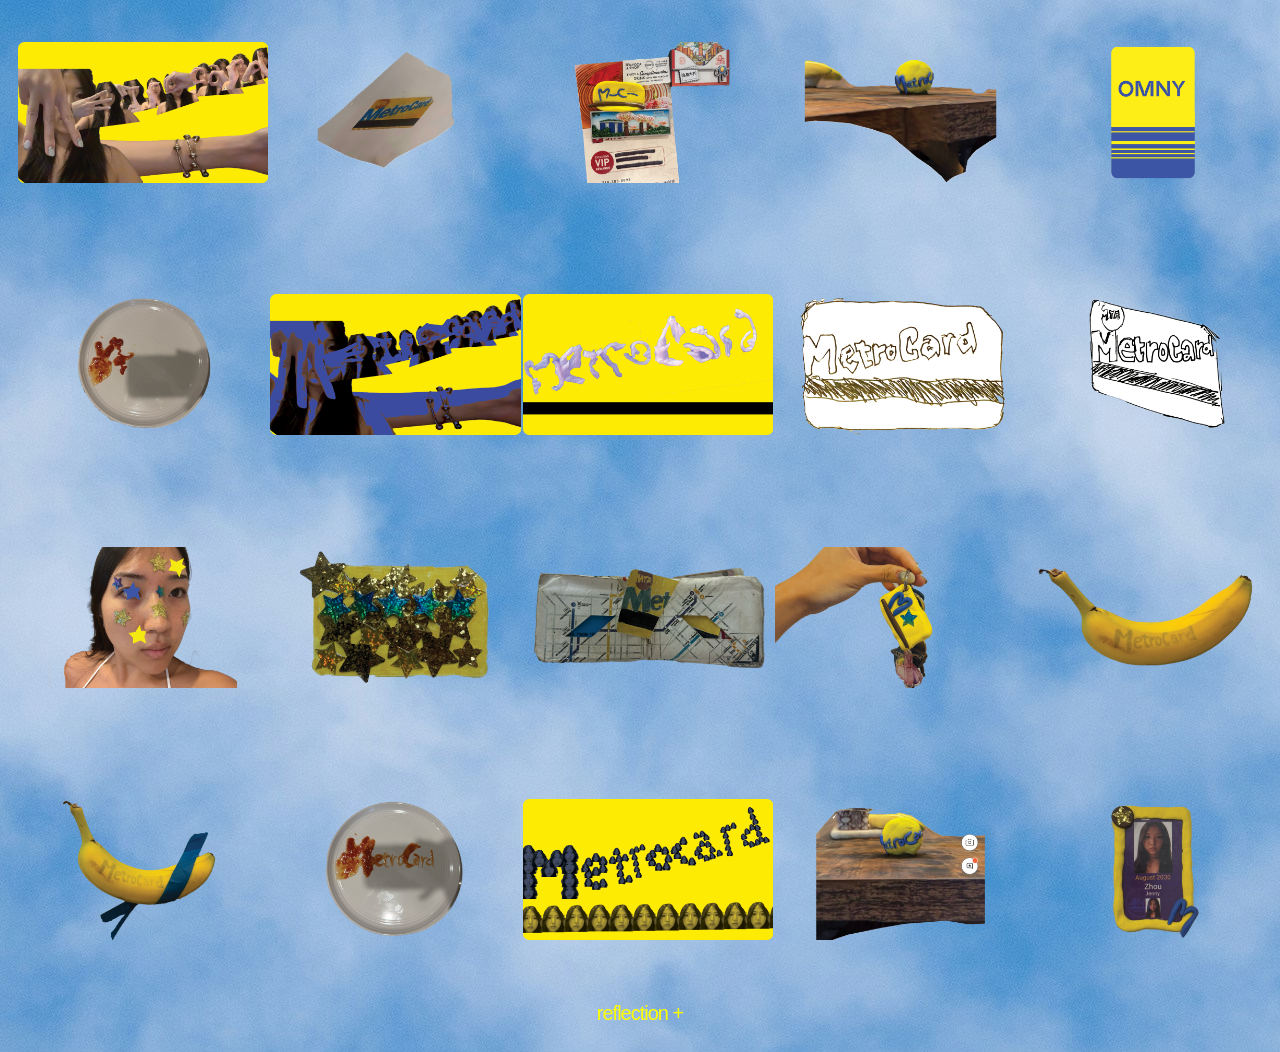
<file: week1.html>
<!DOCTYPE html>
<html>
<head>
  <link rel="stylesheet" href="styles.css">
</head>
<body>

    <h1 style="text-align: center; padding-top: 20px;"> 50 ways of seeing!</h1>
    <div class="gallery-grid"></div>

<div class="reflection-wrapper">
  <button id="reflection-toggle">reflection +</button>
  <div id="reflection-text" style="display: none;">
    After visiting the New York Transit Museum, I decided to use an iconic object as
    the core of this assignment: the MetroCard. When I sat down to start, I somehow just
    decided to open the Photo Booth app to try to play with how I can make the letters
    with my hands, which then turned to my body, arms, and face. 
    In between some of these iterations, I also paused to do what I usually start with — 
    sketching and drawing, so I started with drawing the different angles using
    different tools (pencil, pen, marker, etc.) 
    <br><br>
    I would love to say I didn't start going a bit crazy by iteration 20 but I think that 
    really pushed me to think even harder about how else I can depict the MetroCard.
    But with perfect timing my hunger striked and food became my next medium; I tried to
    write MetroCard with mayonnaise on my toast while I waited for my eggs to boil, 
    and although it is illegible, I kind of really like how it looks. Then after playing around some
    more, I went on a walk to the art supply store, with no specific idea of what I wanted to 
    get or do. Once I walked in, stickers and clay caught my attention, so I took those home with
    me and started to make things, which is when things started to get more abstract.
    <br><br>
    I started playing around with clay, and thought about the MetroCard as a theme
    or concept rather than a physical object, which is when I made a clay cardholder, 
    a fridge magnet, stars, keychains, etc. I also tried playing with star stickers and compositions, 
    some more successful than others.
    <br><br>
    I think my main realization was that at first, although I was being playful with my mediums,
    the end goal was always to recreate the MetroCard in one way or another, but as the number
    of iterations increased, I started to think more abstractly and created things that
    were far away from what the MetroCard physically looks like. I also made the composition
    of the images random as I feel like even from the beginning, I was jumping between digital
    and sketching, and there was no proper linear process to my iterations, just new ideas
    and coming back to old ones. 

  </div>
</div>

  <script src="50.js"></script>
</body>
</html>
</file>
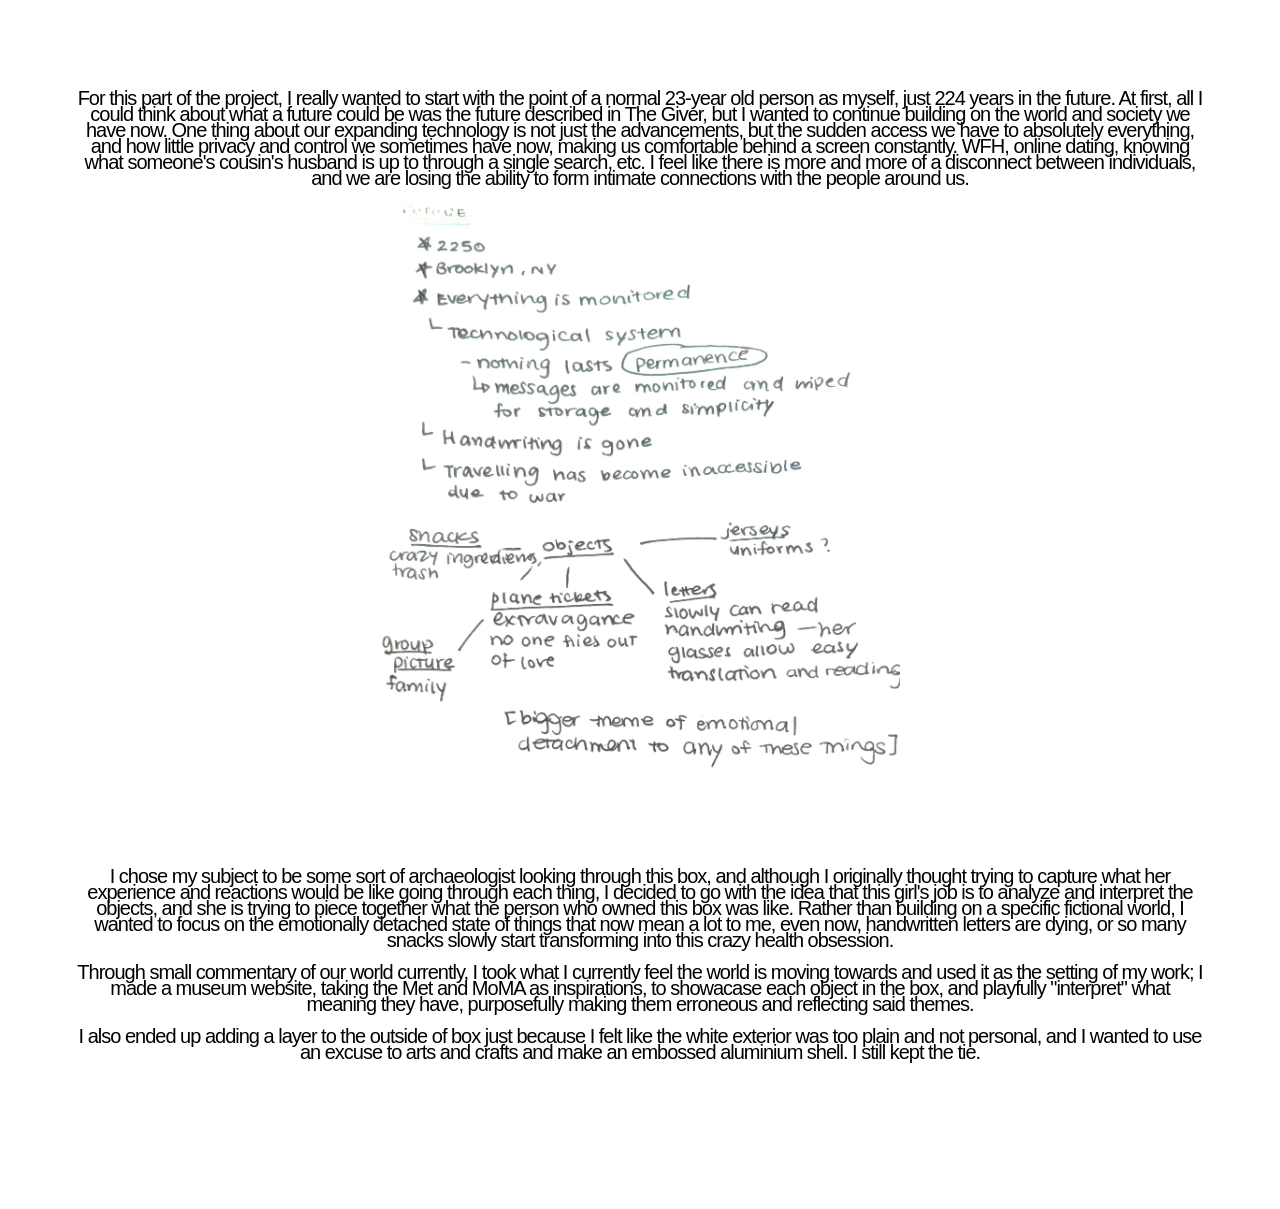
<file: time-capsule3/about.html>
<!DOCTYPE html>
<html>
    <head>
        <meta charset="utf-8">
        <meta http-equiv="X-UA-Compatible" content="IE=edge">
        <title>reflection</title>
        <meta name="description" content="">
        <meta name="viewport" content="width=device-width, initial-scale=1">
        <link rel="stylesheet" href="../time-capsule2/styles.css">
    </head>
    <body>
<h1>
For this part of the project, I really wanted to start with the point of a normal 23-year old person as myself, just 224 years in the future.
At first, all I could think about what a future could be was the future described in The Giver, but I wanted to continue building on the 
world and society we have now. One thing about our expanding technology is not just the advancements, but the sudden access
we have to absolutely everything, and how little privacy and control we sometimes have now, making us comfortable behind a screen constantly. 
WFH, online dating, knowing what someone's cousin's husband is up to through a single search, etc. I feel like there is more and more of a disconnect
between individuals, and we are losing the ability to form intimate connections with the people around us.</h1>
<img src="brainstorm.jpeg">
<h1>
<br> <br> I chose my subject to be some sort of archaeologist looking through this box, and although I originally thought trying to capture
what her experience and reactions would be like going through each thing, I decided to go with the idea that this girl's job is to analyze and interpret the objects, and she is trying to piece together what the person who owned this box was like.
Rather than building on a specific fictional world, I wanted to focus on the emotionally detached state of things that now mean a lot to me, 
even now, handwritten letters are dying, or so many snacks slowly start transforming into this crazy health obsession.
<br><br> Through small commentary of our world currently, I took what I currently feel the world is moving towards and used it as the setting of my work;
I made a museum website, taking the Met and MoMA as inspirations, to showacase each object in the box, and playfully "interpret" what meaning they have, 
purposefully making them erroneous and reflecting said themes. 
<br><br>
I also ended up adding a layer to the outside of box just because I felt like the white exterior was too plain and not personal, and I wanted to
use an excuse to arts and crafts and make an embossed aluminium shell. I still kept the tie. 
</h1>
    </body>
</html>
</file>
<file: styles.css>
body {
    background-image: url('sky.jpg');
}

h1{
    font-family: Arial, Helvetica, sans-serif;
    font-weight: 400;
    font-size: 20px;
    letter-spacing: -1px;
    line-height: 0.8;
    color: rgb(255, 255, 0);
}

a {
        text-decoration: none;
        display: inline-block;
}

.week1 {
    width: 200px;
    height: 100px;
    background-color: #fcffa8;
    border: 5px solid #86e5ff;
    border-radius: 50%;
    display: flex;
    align-items: center;
    justify-content: center;
    text-align: center;
    margin-left: 3vw;
    margin-top: 5vh;
    
}

.week1 h1 {
    font-family: Arial, Helvetica, sans-serif;
    font-weight: 400;
    font-size: 20px;
    letter-spacing: -1px;
    line-height: 0.8;
    color: rgb(224, 0, 0);
}

.endangered-species {
    width: 200px;
    height: 100px;
    background-color: #ffceff;
    border: 5px solid #ffe6c4;
    border-radius: 50%;
    display: flex;
    align-items: center;
    justify-content: center;
    text-align: center;
    margin-left: 16vw;
    margin-top: 7vh;
    rotate: 15deg;
    position: absolute;
}

.endangered-species h1 {
    font-family: Arial, Helvetica, sans-serif;
    font-weight: 400;
    font-size: 20px;
    letter-spacing: -1px;
    line-height: 0.8;
    color: rgb(49, 0, 224);
}

.playful-interfaces {
    width: 200px;
    height: 100px;
    background-color: #99caa7;
    border: 5px solid #ffc4e2;
    border-radius: 50%;
    display: flex;
    align-items: center;
    justify-content: center;
    text-align: center;
    margin-left: 2vw;
    margin-top: 10vh;
    rotate: 6deg;
    position: absolute;
}

.playful-interfaces h1 {
    font-family: Arial, Helvetica, sans-serif;
    font-weight: 400;
    font-size: 20px;
    letter-spacing: -1px;
    line-height: 0.8;
    color: rgb(255, 238, 0);
}


.sketching {
    width: 200px;
    height: 100px;
    background-color: #ff0000;
    border: 5px solid #dfb4de;
    border-radius: 50%;
    display: flex;
    align-items: center;
    justify-content: center;
    text-align: center;
    margin-left: 50vw;
    margin-top: 10vh;
    rotate: -5deg;
    position: absolute;
}

.sketching h1 {
    font-family: Arial, Helvetica, sans-serif;
    font-weight: 400;
    font-size: 20px;
    letter-spacing: -1px;
    line-height: 0.8;
    color: rgb(8, 0, 255);
}


.time-capsule {
    width: 200px;
    height: 100px;
    background-color: #dcf5ff;
    border: 5px solid #ffc4e2;
    border-radius: 50%;
    display: flex;
    align-items: center;
    justify-content: center;
    text-align: center;
    margin-left: 7vw;
    margin-top: 45vh;
    rotate: -8deg;
    position: absolute;
}

.time-capsule h1 {
    font-family: Arial, Helvetica, sans-serif;
    font-weight: 400;
    font-size: 20px;
    letter-spacing: -1px;
    line-height: 0.8;
    color: rgb(145, 50, 169);
}


.gallery-grid {
  width: 100vw;
  box-sizing: border-box;
  display: grid;
  grid-template-columns: repeat(5, 1fr);
  gap: 2px;
  padding: 10px;
}

.gallery-grid img {
  width: 100%;
  aspect-ratio: 1 / 1; 
  object-fit: contain;
  display: block;
}

#reflection-toggle {
  font-family: Arial, Helvetica, sans-serif;
  font-weight: 400;
  font-size: 20px;
  letter-spacing: -1px;
  line-height: 0.8;
  color: yellow;
  background: none;
  border: none;
  cursor: pointer;
  padding: 0;
}

 #reflection-text {
    display: none;
    font-family: Arial, Helvetica, sans-serif;
    font-weight: 400;
    font-size: 20px;
    letter-spacing: -1px;
    line-height: 0.8;
    color: rgb(0, 0, 0);
    margin-top: 10px;
    text-align: left;
    padding-left: 60px;
    padding-right: 60px;
    column-count: 2;
     column-gap: 40px;
 }

.reflection-wrapper {
  text-align: center;
  padding-bottom: 20px;
}
</file>
<file: ai/styles.css>
:root {
    --hero-width: 70%;      /* big oval picture */
    --thumb-height: 15vw;   /* all thumbs share one height, width follows each image */
    --gap: 24px;
  }
 
  * { box-sizing: border-box; margin: 0; padding: 0; }
 
  body {
    background: #f7f7f7;
    color: #000;
  }
 
  header h1 {
    font-family: Arial, Helvetica, sans-serif;
    font-weight: 600;
    font-size: 20px;
    letter-spacing: -1px;
    line-height: 0.8;
    color: black;
    margin-top: 10px;
    padding-top: 2%;
    padding-left: 2%;
  }
 
  header p {
    font-family: Arial, Helvetica, sans-serif;
    font-weight: 400;
    font-size: 20px;
    letter-spacing: -1px;
    line-height: 0.8;
    color: black;
    margin-top: 10px;
    padding-left: 2%;
    font-style: italic;
  }
 
  .card {
    position: relative;
    overflow: hidden;
    cursor: pointer;
    outline: none;
  }
  .card img {
    display: block;
    width: 100%;
    height: 100%;
    object-fit: cover;
    transition: filter .4s ease, opacity .4s ease;
  }
  .card .text {
    position: absolute;
    font-family: Arial, Helvetica, sans-serif;
    font-weight: 400;
    letter-spacing: -1px;
    inset: 0;
    display: flex;
    flex-direction: column;
    justify-content: center;
    align-items: center;
    text-align: center;
    padding: 10%;
    opacity: 0;
    transition: opacity .4s ease;
    font-size: 14px;
    line-height: 1.4;
  }
  .card .text h2 {
    font-family: Arial, Helvetica, sans-serif;
    font-weight: 400;
    font-size: 20px;
    letter-spacing: -1px;
    line-height: 1.2;
    margin-bottom: 8px;
  }
  .card:hover img,
  .card:focus-within img,
  .card:focus img {
    filter: blur(10px);
    opacity: .25;
  }
  .card:hover .text,
  .card:focus-within .text,
  .card:focus .text { opacity: 1; }
 
  /* Hero (oval) */
  .hero {
    width: var(--hero-width);
    aspect-ratio: 1.3 / 1;
    margin: 40px auto 36px;
    border-radius: 50%;
  }
  .hero .text { padding: 18%; font-size: 16px; }
 
  /* Thumbnails: same height, natural widths, no cropping */
  .thumbs {
    display: flex;
    justify-content: center;
    align-items: flex-start;
    flex-wrap: wrap;
    gap: var(--gap);
    margin: 0 auto 64px;
  }
  .thumbs .card img {
    height: var(--thumb-height);
    width: auto;
    object-fit: contain;
  }
 
  @media (max-width: 640px) {
    :root { --hero-width: 92%; }
    .thumbs { flex-direction: column; align-items: center; width: 92%; }
    .thumbs .card { width: 100%; }
    .thumbs .card img { width: 100%; height: auto; }
  }

  h1{
        font-family: Arial, Helvetica, sans-serif;
    font-weight: 400;
    font-size: 20px;
    letter-spacing: -1px;
    line-height: 0.8;
    color: black;
    margin-top: 10px;
padding-left: 10%;
padding-right: 10%;
  }
</file>
<file: endangered-species/styles.css>
body {
    /* background-image: url(ocean2.gif);
    background-size: cover;
    background-repeat: no-repeat; */
    min-height: 100vh;
    /* background-color: rgb(21, 29, 100); */
background: #96a6b3;
background: linear-gradient(180deg, rgba(150, 166, 179, 1) 0%, rgba(38, 132, 255, 1) 100%);
}

.ascii-art {
  font-family: "Courier New", monospace;
  white-space: pre;
  font-size: 8pt;
  line-height: 1;
  color: rgb(255, 200, 248);
  margin-left: 55%;
  margin-top: 20%;
  position: fixed;
}

h1, h2, ul, p {
    font-family: Arial, Helvetica, sans-serif;
    font-weight: 400;
    font-size: 20px;
    letter-spacing: -1px;
    line-height: 0.9;
    color: rgb(255, 255, 255);
    margin-top: 10px;
    text-align: left;
    padding-left: 60px;
    padding-right: 60px;
}

h1, h2 {
    margin-top: 2%;
    margin-bottom: 2%;
}

details summary {
    list-style: none;             
    cursor: pointer;
    font-family: Arial, Helvetica, sans-serif;
    font-size: 20px;
    letter-spacing: -1px;
    color: rgb(255, 255, 255);
    padding-left: 60px;
    margin-top: 2%;
}

details summary::-webkit-details-marker {
    display: none;
}

details summary::before {
    content: attr(data-label) " +";
}

details[open] > summary::before {
    content: attr(data-label) " -";
}

img {
    width: 25vw;
    margin-top: 2%;
    margin-bottom: 2%;
}
</file>
<file: playful-interfaces/styles.css>
html {
    scroll-behavior: smooth;
}

h1, a {
    font-family: Arial, Helvetica, sans-serif;
    font-weight: 400;
    font-size: 20px;
    letter-spacing: -1px;
    line-height: 0.9;
    color: black;
    margin-top: 10px;
    text-align: left;
    /* padding-right: 60px; */
}

video {
    position: absolute;
    top: 50%;
    left: 50%;
    transform: translate(-50%, -50%)
}

section {
  height: 100vh; 
  padding: 40px;
}

/* #process{
    columns: 2;
} */

img {
    width: 20vw;
}

#process h1 {
    padding-right: 40%;    
    padding-bottom: 3%;

}
</file>
<file: sketching/styles.css>
body {
    background-color: rgb(255, 243, 185);
}

.sketch-gallery {
  display: grid;
  grid-template-columns: repeat(3, 1fr);
  gap: 24px;
  max-width: 1200px;
  margin: 60px auto;
  padding: 0 30px;
}

/* All sketches */

.sketch {
  width: 100%;
}

.sketch img {
  width: 100%;
  height: 100%;
  object-fit: cover;
  display: block;
}


/* FLIP CARDS */

.flip-card {
  aspect-ratio: 4 / 3;
  perspective: 1200px;
  cursor: pointer;
}

.flip-inner {
  position: relative;
  width: 100%;
  height: 100%;

  transition: transform 0.6s ease;
  transform-style: preserve-3d;
}

.flip-card.flipped .flip-inner {
  transform: rotateY(180deg);
}


/* Front + back */

.flip-front,
.flip-back {
  position: absolute;
  inset: 0;

  backface-visibility: hidden;
  -webkit-backface-visibility: hidden;
}

.flip-front img {
  width: 100%;
  height: 100%;
  object-fit: cover;
}




.flip-back {
  box-sizing: border-box;

  background: #f1eee7;
  padding: 30px;

  transform: rotateY(180deg);

  display: flex;
  flex-direction: column;
  justify-content: center;
}

.flip-back h2 {
  margin: 0 0 15px;
  font-size: 22px;
}

.flip-back p {
  margin: 0;
  line-height: 1.5;
    font-family: Arial, Helvetica, sans-serif;
    font-weight: 400;
    font-size: 20px;
    letter-spacing: -1px;
    line-height: 0.9;
    color: black;
    text-align: left;
}

h1 {
    font-family: Arial, Helvetica, sans-serif;
    font-weight: 400;
    font-size: 20px;
    letter-spacing: -1px;
    line-height: 0.9;
    color: black;
    margin-top: 10px;
    text-align: center;
    padding-top: 3%;
    /* padding-right: 60px; */
}



@media (max-width: 800px) {
  .sketch-gallery {
    grid-template-columns: repeat(2, 1fr);
  }
}

@media (max-width: 500px) {
  .sketch-gallery {
    grid-template-columns: 1fr;
  }
}
</file>
<file: time-capsule/styles.css>
html {
    scroll-behavior: smooth;
}

body {
    margin: 0;
    overflow-x: hidden;
    background-color: rgb(255, 211, 229);
}

/* home screen */
.home {
    position: relative;
    width: 100vw;
    height: 100vh;
}

h1 {
    font-family: Arial, Helvetica, sans-serif;
    font-weight: 400;
    font-size: 20px;
    letter-spacing: -1px;
    line-height: 0.8;
    color: rgb(0, 0, 0);
    text-align: center;
    margin-top: 5vh;
}

.bg {
    position: absolute;
    top: 50%;
    left: 53%;
    transform: translate(-50%, -50%);
}

.bg img {
    width: 90%;
    filter: grayscale(100%);
}

/* scattered pictures */
.efu,
.jerseys,
.letters,
.snacks,
.tickets {
    position: absolute;
    width: 17%;
}

.efu img,
.jerseys img,
.letters img,
.snacks img,
.tickets img {
    width: 100%;
    display: block;
    filter: grayscale(100%);
}

.efu     { top: 13%; left: 8%; }
.jerseys { top: 62%; left: 6%;  transform: rotate(-6deg); }
.letters { top: 3%;  left: 74%; transform: rotate(5deg); }
.snacks  { top: 30%; left: 77%; transform: rotate(-4deg); }
.tickets { top: 62%; left: 76%; transform: rotate(7deg); }


section {
    position: relative;
    width: 100vw;
    min-height: 100vh;
    display: flex;
    align-items: center;
    justify-content: center;
    gap: 6vw;
    padding: 0 8vw;
    box-sizing: border-box;
}

.section-img {
    flex: 1;
    height: 80vh;
    display: flex;
    align-items: center;
    justify-content: center;
}

.section-img img {
    max-width: 100%;
    max-height: 100%;
    object-fit: contain;
}

.section-text {
    flex: 1;
    font-family: Arial, Helvetica, sans-serif;
    font-weight: 400;
    font-size: 20px;
    letter-spacing: -1px;
    line-height: 1;
    color: rgb(0, 0, 0);
    text-align: left;
    margin-top: 5vh;
}
/* 
.section-text p {
    font-size: 16px;
    line-height: 1.5;
    margin: 0 0 12px;
    max-width: 40ch;
} */

.back {
    position: absolute;
    top: 20px;
    left: 24px;
    z-index: 2;
    font-family: Arial, Helvetica, sans-serif;
    font-weight: 400;
    font-size: 20px;
    letter-spacing: -1px;
    line-height: 0.8;
    color: rgb(0, 0, 0);
    text-decoration: none;
}
</file>
<file: time-capsule2/styles.css>
h1,
h2 {
    font-family: Arial, Helvetica, sans-serif;
    font-weight: 400;
    font-size: 20px;
    letter-spacing: -1px;
    color: rgb(0, 0, 0);
    text-align: center;
}

h1 {
    line-height: 0.8;
    margin-top: 5vh;
}

/* line-height is looser on h2 because it's multi-line text;
   0.8 would make the lines overlap */
h2 {
    line-height: 1.35;
    max-width: 560px;
    margin: 10vh auto 4vh;
}

body {
    margin: 0;
    padding: 5vh 6vw 15vh;
    background: #fff;
}

img {
    display: block;
    max-width: min(100%, 520px);
    height: auto;
    margin: 0 auto;
}

.row {
    display: flex;
    justify-content: center;
    align-items: center;
    gap: 16px;
    flex-wrap: wrap;
}

.row img {
    max-width: calc(50% - 8px);
    margin: 0;
}

@media (max-width: 600px) {
    h1, h2 {
        font-size: 17px;
    }
    .row img {
        max-width: 100%;
    }
}
</file>
<file: time-capsule3/styles.css>
:root{--ink:#111;--muted:#707070;--line:#d9d9d9;--tile:#f3f3f3;--mark:#d4001a;
--sans:"Helvetica Neue",Helvetica,Arial,sans-serif}
*{box-sizing:border-box;margin:0;padding:0}
html{scroll-behavior:smooth;scroll-padding-top:20px}
body{font-family:var(--sans);color:var(--ink);background:#fff;line-height:1.5;font-weight:400;-webkit-font-smoothing:antialiased}
a{color:inherit}
:focus-visible{outline:2px solid var(--ink);outline-offset:3px}
.wrap{max-width:1320px;margin:0 auto;padding:0 40px}

header.top{border-bottom:1px solid var(--line)}
header.top .wrap{display:flex;align-items:center;height:72px;gap:40px}
.logo{display:flex;align-items:center;gap:12px;text-decoration:none;font-size:20px;font-weight:500;letter-spacing:-.01em}
.logo i{width:14px;height:14px;background:var(--mark);display:inline-block}
header nav{margin-left:auto;display:flex;gap:30px;font-size:15px}
header nav a{text-decoration:none;color:#333}
header nav a:hover{text-decoration:underline;text-underline-offset:5px}

.hero{background:#bdb8b5;height:min(46vw,520px);overflow:hidden}
.hero img{width:100%;height:100%;object-fit:cover;object-position:center 40%;display:block}
.caption{font-size:13px;color:var(--muted);padding:10px 0 0}

.title{padding:48px 0 0;background:var(--tile);margin-top:14px}
.title .kind{font-size:15px;color:var(--muted);margin-bottom:6px}
.title h1{font-size:clamp(42px,6.2vw,76px);line-height:1;font-weight:500;letter-spacing:-.035em}
.title .sub{max-width:56ch;font-size:19px;color:#333;margin:18px 0 34px;line-height:1.4}
.tabs{display:flex;gap:34px;flex-wrap:wrap}
.tabs a{font-size:18px;text-decoration:none;padding:6px 0 14px;border-bottom:3px solid transparent;color:#333}
.tabs a:hover,.tabs a.on{border-color:var(--ink);color:var(--ink)}

section{padding:88px 0}
section + section{border-top:1px solid var(--line)}
h2{font-size:34px;font-weight:500;letter-spacing:-.02em;margin-bottom:36px}

.ov{display:grid;grid-template-columns:minmax(0,7fr) minmax(0,4fr);gap:96px}
.ov p{font-size:21px;line-height:1.5;max-width:58ch}
.ov p + p{margin-top:20px}
.facts{font-size:15px;align-self:start}
.facts div{padding:14px 0;border-top:1px solid var(--line)}
.facts div:last-child{border-bottom:1px solid var(--line)}
.facts dt{color:var(--muted);font-size:13px;margin-bottom:2px}
.facts dd{font-size:16px}
.interp{margin-top:56px;max-width:58ch}
.interp h3{font-size:15px;font-weight:400;color:var(--muted);margin-bottom:6px}
.interp p{font-size:26px;line-height:1.3;letter-spacing:-.01em}

.count{font-size:15px;color:var(--muted);margin:-14px 0 40px}
.grid{display:grid;grid-template-columns:repeat(auto-fill,minmax(250px,1fr));gap:56px 28px;align-items:start}
.obj summary{list-style:none;cursor:pointer;display:block}
.obj summary::-webkit-details-marker{display:none}
.thumb{aspect-ratio:1/1;background:var(--tile);position:relative}
.thumb img{position:absolute;inset:7%;width:86%;height:86%;object-fit:contain;transition:transform .25s}
.obj summary:hover .thumb img{transform:scale(1.03)}
.obj h3{font-size:19px;font-weight:500;margin:16px 0 3px;letter-spacing:-.01em;line-height:1.25}
.obj .meta{font-size:14.5px;color:var(--muted);line-height:1.45}
.obj .more{display:inline-block;margin-top:10px;font-size:14.5px;text-decoration:underline;text-underline-offset:4px}
.obj[open] .more::after{content:" (open)"}
.record{margin-top:14px;padding-top:14px;border-top:1px solid var(--ink);font-size:15.5px}
.record h4{font-size:13px;font-weight:400;color:var(--muted);margin:12px 0 3px}
.record p{max-width:44ch}
.record .unres{color:#333}

.prof{display:grid;grid-template-columns:minmax(0,7fr) minmax(0,4fr);gap:96px;align-items:start}
.prof h3{font-size:clamp(34px,4.4vw,54px);line-height:1.08;font-weight:500;letter-spacing:-.03em;margin-bottom:28px}
.prof #body p{font-size:20px;line-height:1.5;max-width:56ch;margin-bottom:12px}
.prof .gap{margin-top:22px;color:var(--muted);font-size:17px;max-width:52ch}
.side{font-size:14px;color:var(--muted)}
.bar{height:2px;background:var(--line);margin:14px 0 8px}
.bar i{display:block;height:100%;background:var(--ink);width:0;transition:width .4s}

.log{max-width:900px;border-top:1px solid var(--ink)}
.log div{display:grid;grid-template-columns:200px 1fr;gap:24px;padding:20px 0;border-bottom:1px solid var(--line);font-size:17px}
.log dt{color:var(--muted);font-size:15px}
.log .last dd{font-weight:500}

footer{background:var(--tile);padding:48px 0;font-size:14px;color:#555;margin-top:0}
footer .wrap{display:flex;justify-content:space-between;gap:24px;flex-wrap:wrap}

@media(max-width:860px){
 .wrap{padding:0 20px}
 header nav{display:none}
 .ov,.prof{grid-template-columns:1fr;gap:40px}
 section{padding:60px 0}
 .log div{grid-template-columns:1fr;gap:4px}
}
@media(prefers-reduced-motion:reduce){html{scroll-behavior:auto}.thumb img,.bar i{transition:none}}
</file>
